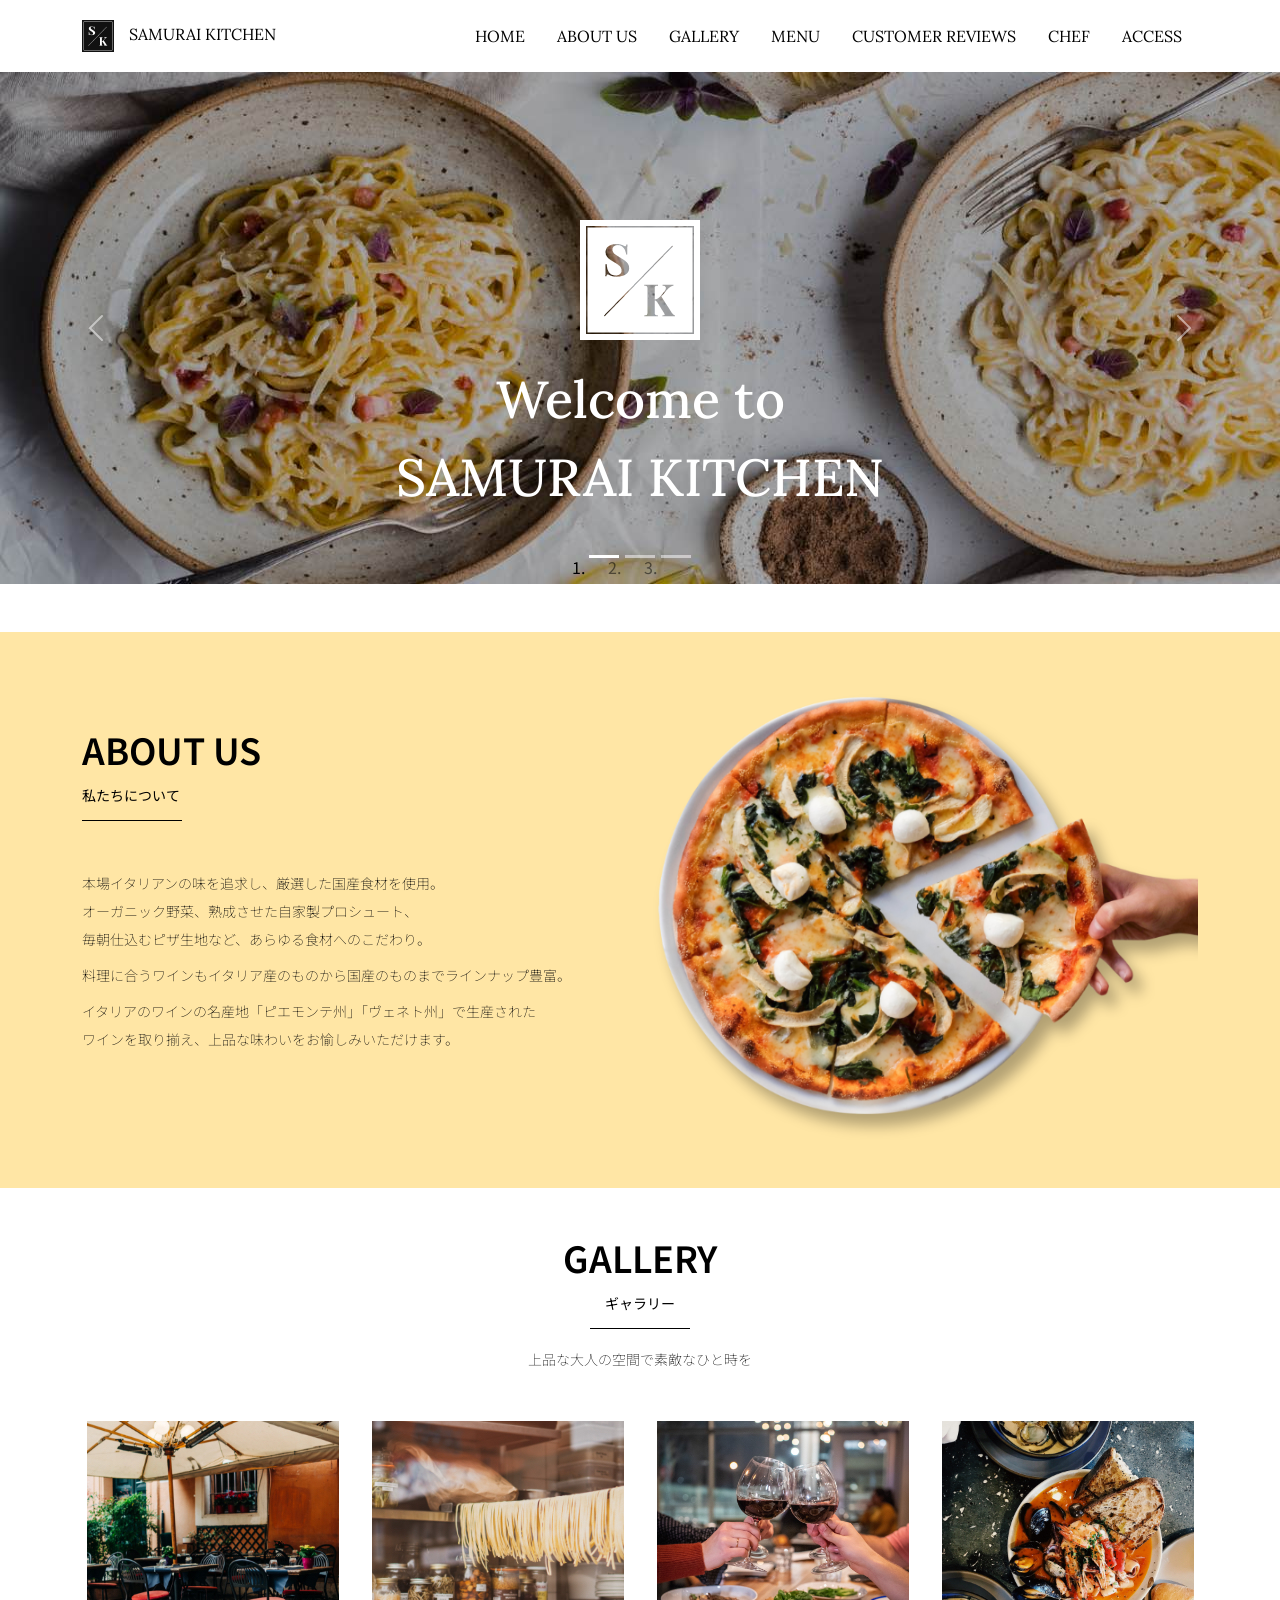
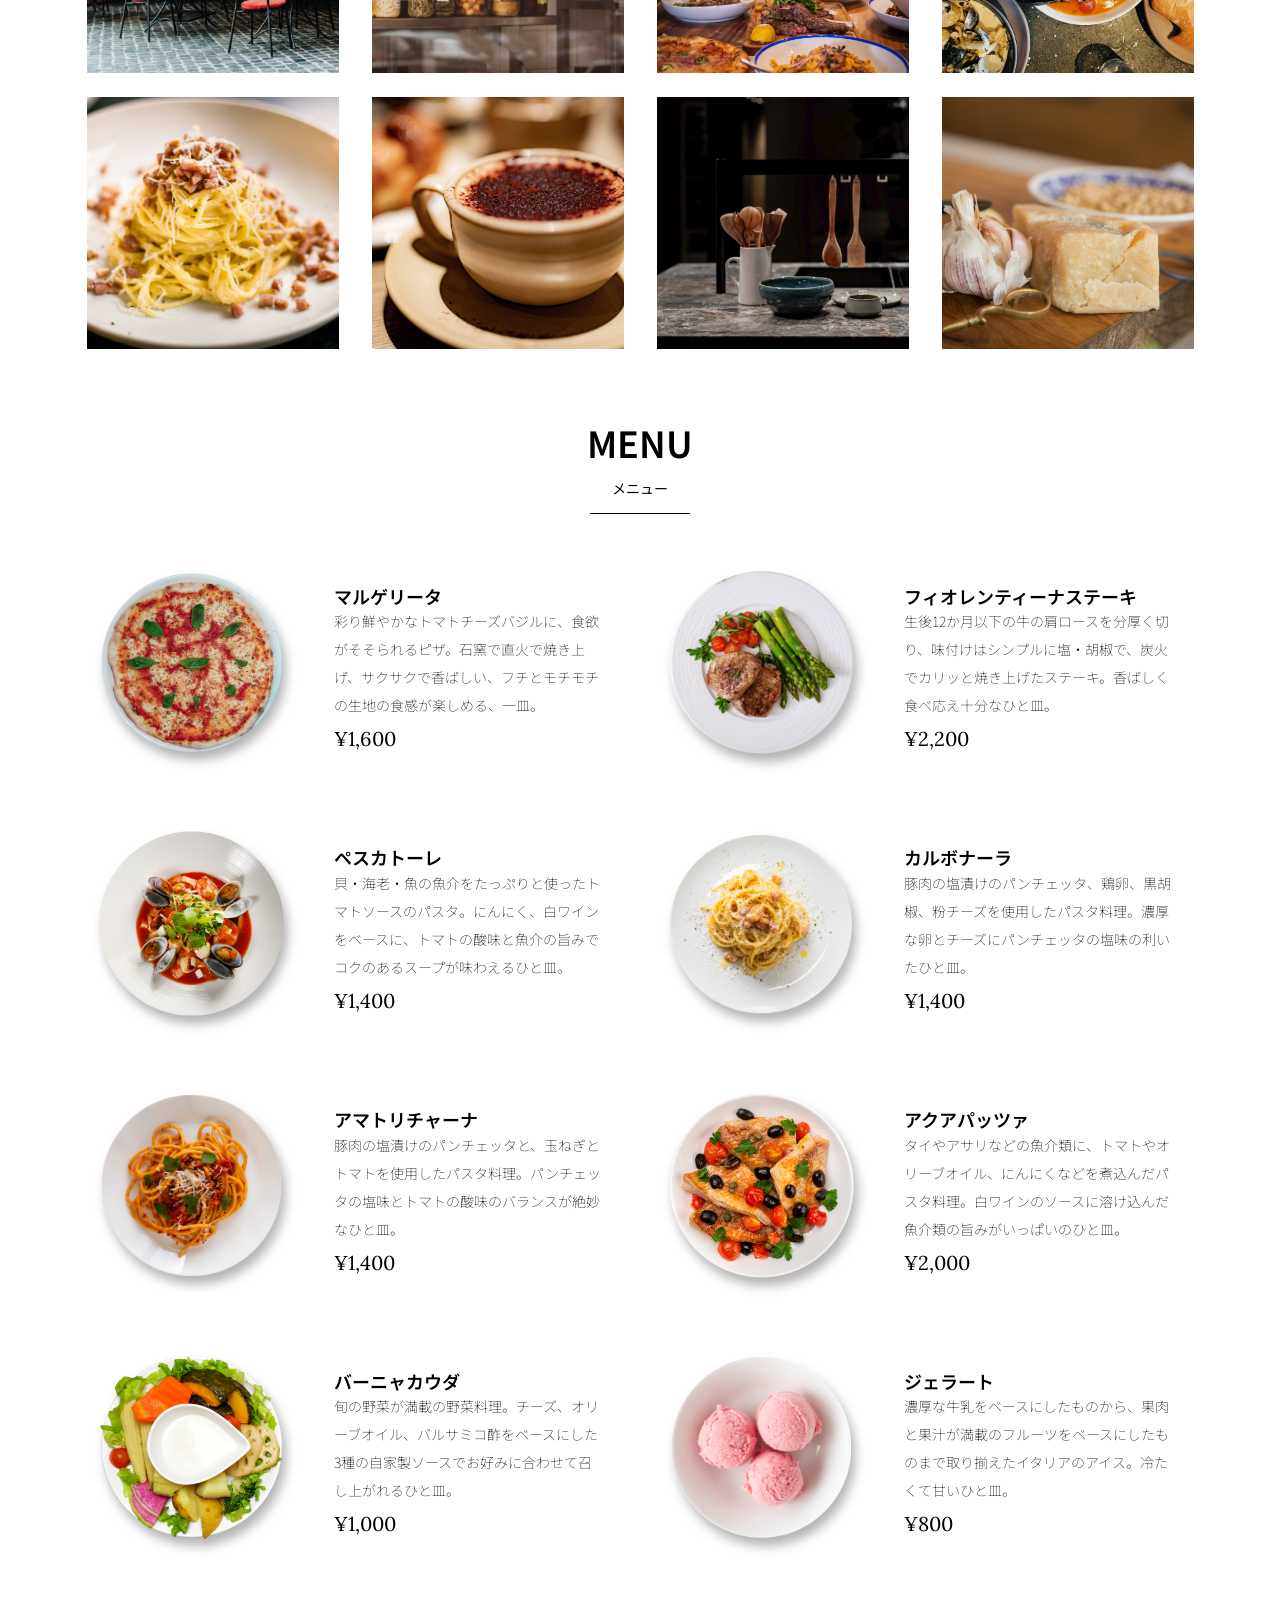
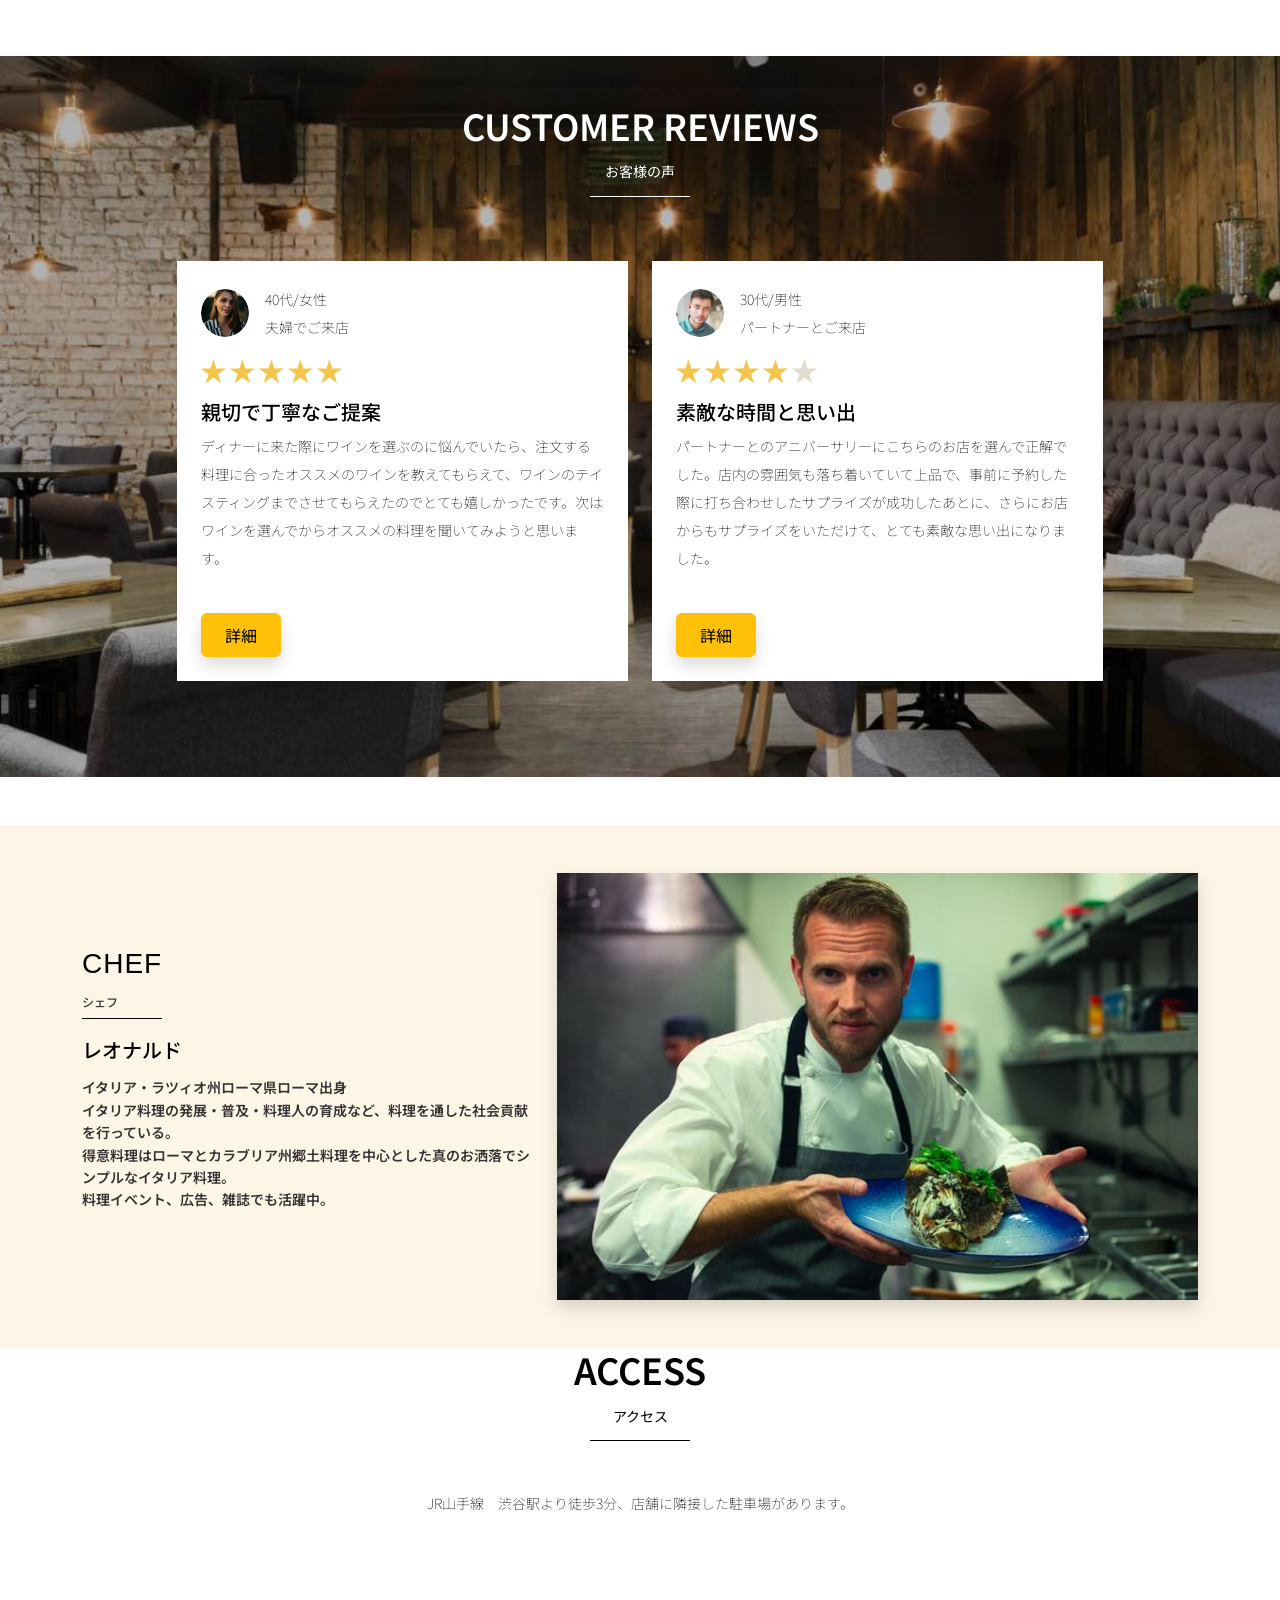
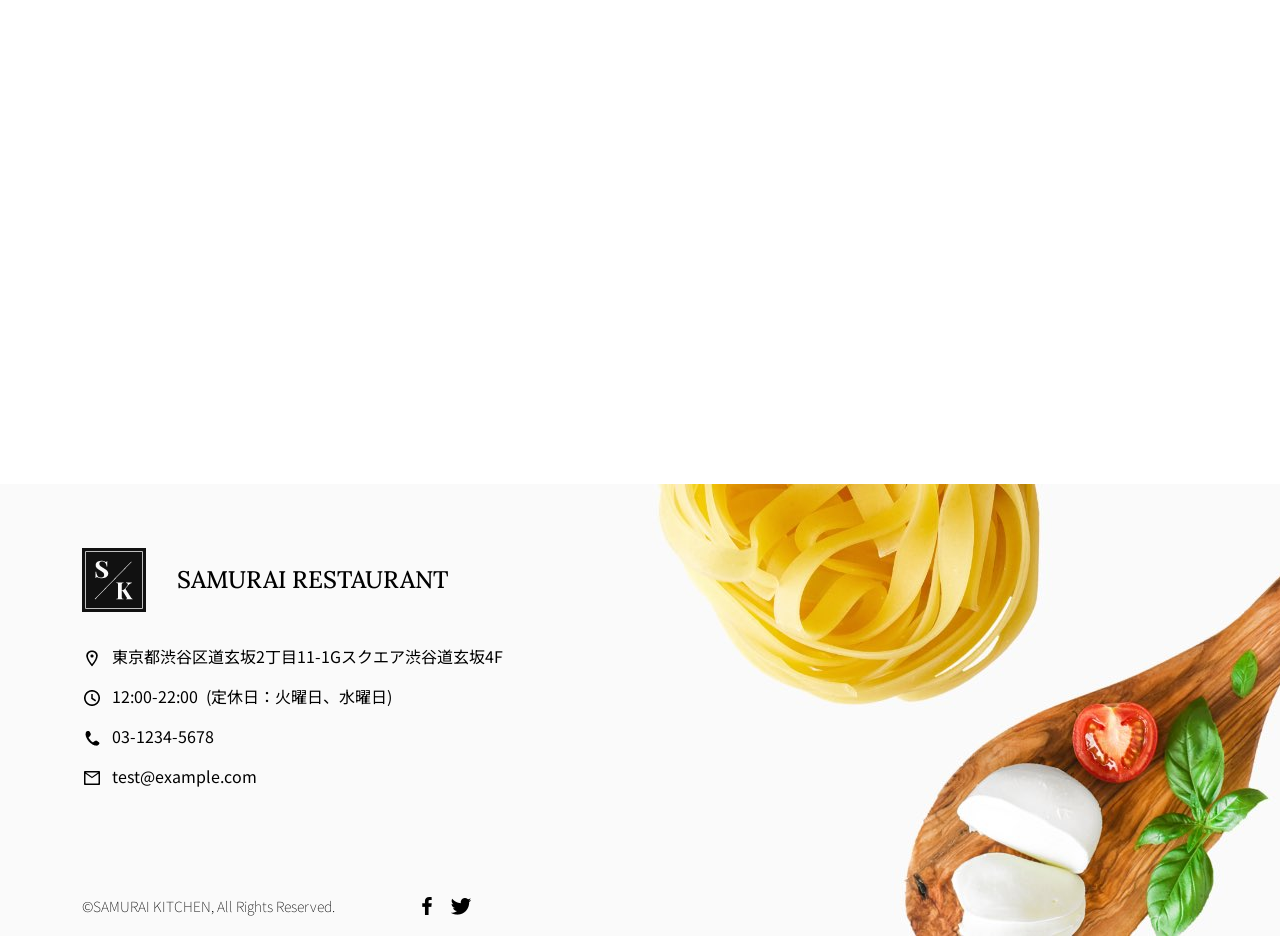
<file: kadai_015/index.html>
<!doctype html>
<html lang="ja">

<head>
  <meta charset="utf-8">
  <meta name="viewport" content="width=device-width, initial-scale=1">
  <meta name="description" content="">
  <meta name="author" content="SAMURAI ENGINEER">
  <title>SAMURAI XD_HTML教材</title>
  <!-- ************************************************ bootstrap.min.cssの読み込み -->
  <link href="https://cdn.jsdelivr.net/npm/bootstrap@5.0.0-beta1/dist/css/bootstrap.min.css" rel="stylesheet"
    integrity="sha384-giJF6kkoqNQ00vy+HMDP7azOuL0xtbfIcaT9wjKHr8RbDVddVHyTfAAsrekwKmP1" crossorigin="anonymous">
  <!-- ************************************************ bootstrap.bundle.min.jsの読み込み -->
  <script src="https://cdn.jsdelivr.net/npm/bootstrap@5.0.0-beta1/dist/js/bootstrap.bundle.min.js"
    integrity="sha384-ygbV9kiqUc6oa4msXn9868pTtWMgiQaeYH7/t7LECLbyPA2x65Kgf80OJFdroafW" crossorigin="anonymous" defer>
  </script>

  <!-- ************************************************ Google Font読み込み -->
  <link rel="preconnect" href="https://fonts.gstatic.com">
  <link href="https://fonts.googleapis.com/css2?family=Lora&display=swap" rel="stylesheet">
  <link href="https://fonts.googleapis.com/css2?family=Noto+Sans+JP:wght@300&display=swap" rel="stylesheet">

  <!-- ************************************************今回作成する styles.cssの読み込み -->
  <link href="stylesheet/style.css" rel="stylesheet">
  <!-- ************************************************  -->
</head>

<body>
  <main>
    <!-- ************************************************ ナビゲーションバー開始 -->
    <nav class="navbar navbar-expand-lg">
      <div class="container">
        <a class="navbar-brand my_navbar_brand">
          <img class="img-fluid navbar_brand_logo" src="img/site_logo.png" alt="サイトアイコン"><span>SAMURAI KITCHEN</span>
        </a>
        <div class="navbar-toggler hamburger_menu" data-bs-toggle="collapse" data-bs-target="#navbarNav"
          　aria-controls="navbarNav" aria-expanded="false" aria-label="Toggle navigation">
          <input type="checkbox" id="hamburger_btn_check">
          <label for="hamburger_btn_check" class="hamburger_btn">
            <img class="btn_open" src="img/button_open.png" alt="ナビゲーションバーのボタン">
            <img class="btn_close" src="img/button_close.png" alt="ナビゲーションバーのボタン">
          </label>
        </div>
        <div class="collapse navbar-collapse justify-content-end" id="navbarNav">
          <ul class="navbar-nav">
            <li class="nav-item px-2">
              <a class="nav-link my_nav_link my-2" aria-current="page" href="#">HOME</a>
            </li>

            <li class="nav-item px-2">
              <a class="nav-link my_nav_link my-2" href="#about">ABOUT US</a>
            </li>

            <li class="nav-item px-2">
              <a class="nav-link my_nav_link my-2" href="#gallery">GALLERY</a>
            </li>

            <li class="nav-item px-2">
              <a class="nav-link my_nav_link my-2" href="#menu">MENU</a>
            </li>

            <li class="nav-item px-2">
              <a class="nav-link my_nav_link my-2" href="#review">CUSTOMER REVIEWS</a>
            </li>

            <li class="nav-item px-2">
              <a class="nav-link my_nav_link my-2" href="#chef">CHEF</a>
            </li>

            <li class="nav-item px-2">
              <a class="nav-link my_nav_link my-2" href="#access">ACCESS</a>
            </li>

          </ul>
        </div>
      </div>
    </nav>
    <!-- ************************************************ ナビゲーションバー終了 -->

    <!-- ************************************************ カルーセル開始 -->
    <div id="myCarousel" class="carousel slide mb-5" data-bs-ride="carousel">
      <ol class="carousel-indicators">
        <li data-bs-target="#myCarousel" data-bs-slide-to="0" class="active"></li>
        <li data-bs-target="#myCarousel" data-bs-slide-to="1"></li>
        <li data-bs-target="#myCarousel" data-bs-slide-to="2"></li>
      </ol>

      <div class="carousel-inner">
        <div class="carousel-item active">
          <img src="img/slider-1.jpg" alt="SAMURAI KITCHEN-1">
          <div class="carousel-caption">
            <h1 class="my_carousel_caption">
              Welcome to<br>
              SAMURAI KITCHEN
            </h1>
          </div>
        </div>

        <div class="carousel-item">
          <img src="img/slider-2.jpg" alt="サンプル画像">
          <div class="carousel-caption">
            <h1 class="my_carousel_caption">
              The fabulous combination of&nbsp;wine&nbsp;and&nbsp;food
            </h1>
          </div>
        </div>

        <div class="carousel-item">
          <img src="img/slider-3.jpg" alt="サンプル画像">
          <div class="carousel-caption">
            <h1 class="my_carousel_caption">Get the Italian taste<br>
              at the SAMURAI&nbsp;KITCHEN
            </h1>
          </div>
        </div>

      </div>
      <a class="carousel-control-prev" href="#myCarousel" role="button" data-bs-slide="prev">
        <span class="carousel-control-prev-icon" aria-hidden="true"></span>
        <span class="visually-hidden">Previous</span>
      </a>

      <a class="carousel-control-next" href="#myCarousel" role="button" data-bs-slide="next">
        <span class="carousel-control-next-icon" aria-hidden="true"></span>
        <span class="visually-hidden">Next</span>
      </a>
    </div>
    <!-- ************************************************ カルーセル終了 -->

    <!-- ************************************************ アバウトセクション開始 -->
    <section class="about_us_bg" id="about">
      <div class="container py-5 mb-5">
        <div class="row">
          <div class="col-lg-6 text-left">
            <div class="py-5">
              <h2 class="section_title about mb-5">
                ABOUT US
              </h2>
              <p class="mb-2">
                本場イタリアンの味を追求し、厳選した国産食材を使用。<br>
                オーガニック野菜、熟成させた自家製プロシュート、<br>
                毎朝仕込むピザ生地など、あらゆる食材へのこだわり。<br>
              </p>
              <p class="mb-2">
                料理に合うワインもイタリア産のものから国産のものまでラインナップ豊富。<br>
              </p>
              <p class="mb-2">
                イタリアのワインの名産地「ピエモンテ州」「ヴェネト州」で生産された<br>
                ワインを取り揃え、上品な味わいをお愉しみいただけます。<br>
              </p>
            </div>
          </div>
          <div class="col-lg-6">
            <img src="img/img-about-us.png" class="img-fluid" alt="pizza">
          </div>
        </div>
      </div>
    </section>
    <!-- ************************************************ アバウトセクション終了 -->

    <!-- ************************************************ ギャラリーセクション開始 -->
    <section id="gallery">
      <div class="container mb-5">
        <h2 class="mb-3 section_title gallery text-center">GALLERY</h2>
        <p class="text-center mb-5">
          上品な大人の空間で素敵なひと時を
        </p>
        <div class="row">
          <div class="col-6 col-lg-3 mb-4 d-flex justify-content-center">
            <img class="img-fluid" src="img/gallery-1.jpg" alt="サンプル画像">
          </div>

          <div class="col-6 col-lg-3 mb-4 d-flex justify-content-center">
            <img class="img-fluid" src="img/gallery-2.jpg" alt="サンプル画像">
          </div>

          <div class="col-6 col-lg-3 mb-4 d-flex justify-content-center">
            <img class="img-fluid" src="img/gallery-3.jpg" alt="サンプル画像">
          </div>

          <div class="col-6 col-lg-3 mb-4 d-flex justify-content-center">
            <img class="img-fluid" src="img/gallery-4.jpg" alt="サンプル画像">
          </div>

          <div class="col-6 col-lg-3 mb-4 d-flex justify-content-center">
            <img class="img-fluid" src="img/gallery-5.jpg" alt="サンプル画像">
          </div>

          <div class="col-6 col-lg-3 mb-4 d-flex justify-content-center">
            <img class="img-fluid" src="img/gallery-6.jpg" alt="サンプル画像">
          </div>

          <div class="col-6 col-lg-3 mb-4 d-flex justify-content-center">
            <img class="img-fluid" src="img/gallery-7.jpg" alt="サンプル画像">
          </div>

          <div class="col-6 col-lg-3 mb-4 d-flex justify-content-center">
            <img class="img-fluid" src="img/gallery-8.jpg" alt="サンプル画像">
          </div>

        </div>
      </div>
    </section>
    <!-- ************************************************ ギャラリーセクション終了 -->

    <!-- ************************************************ メニューセクション -->
    <section id="menu">
      <div class="container">
        <div class="row">
          <div class="col-lg-12">
            <h2 class="section_title menu text-center mb-5">MENU</h2>
          </div>
        </div>
      </div>

      <div class="container mb-5">
        <div class="row">
          <div class="col-12 col-lg-6">
            <div class="row g-0 mb-4">
              <div class="col-12 col-lg-5 text-center">
                <img src="img/margherita.png" class="img-fluid" alt="マルゲリータ">
              </div>
              <div class="col-12 col-lg-7 p-4">
                <h4 class="mb-0 menu_title">マルゲリータ</h4>
                <p class="my-auto">彩り鮮やかなトマトチーズバジルに、食欲がそそられるピザ。石窯で直火で焼き上げ、サクサクで香ばしい、フチとモチモチの生地の食感が楽しめる、一皿。</p>
                <p class="menu_price">¥1,600</p>
              </div>
            </div>
          </div>

          <div class="col-12 col-lg-6">
            <div class="row g-0 mb-4">
              <div class="col-12 col-lg-5 text-center">
                <img src="img/steak.png" class="img-fluid" alt="フィオレンティーナステーキ">
              </div>
              <div class="col-12 col-lg-7 p-4">
                <h4 class="mb-0 menu_title">フィオレンティーナステーキ</h4>
                <p class="my-auto">生後12か月以下の牛の肩ロースを分厚く切り、味付けはシンプルに塩・胡椒で、炭火でカリッと焼き上げたステーキ。香ばしく食べ応え十分なひと皿。</p>
                <p class="menu_price">¥2,200</p>
              </div>
            </div>
          </div>

          <div class="col-12 col-lg-6">
            <div class="row g-0 mb-4">
              <div class="col-12 col-lg-5 text-center">
                <img src="img/pescatore.png" class="img-fluid" alt="ペスカトーレ">
              </div>
              <div class="col-12 col-lg-7 p-4">
                <h4 class="mb-0 menu_title">ペスカトーレ</h4>
                <p class="my-auto">貝・海老・魚の魚介をたっぷりと使ったトマトソースのパスタ。にんにく、白ワインをベースに、トマトの酸味と魚介の旨みでコクのあるスープが味わえるひと皿。</p>
                <p class="menu_price">¥1,400</p>
              </div>
            </div>
          </div>

          <div class="col-12 col-lg-6">
            <div class="row g-0 mb-4">
              <div class="col-12 col-lg-5 text-center">
                <img src="img/carbonara.png" class="img-fluid" alt="カルボナーラ">
              </div>
              <div class="col-12 col-lg-7 p-4">
                <h4 class="mb-0 menu_title">カルボナーラ</h4>
                <p class="my-auto">豚肉の塩漬けのパンチェッタ、鶏卵、黒胡椒、粉チーズを使用したパスタ料理。濃厚な卵とチーズにパンチェッタの塩味の利いたひと皿。</p>
                <p class="menu_price">¥1,400</p>
              </div>
            </div>
          </div>

          <div class="col-12 col-lg-6">
            <div class="row g-0 mb-4">
              <div class="col-12 col-lg-5 text-center">
                <img src="img/amatriciana.png" class="img-fluid" alt="アマトリチャーナ">
              </div>
              <div class="col-12 col-lg-7 p-4">
                <h4 class="mb-0 menu_title">アマトリチャーナ</h4>
                <p class="my-auto">豚肉の塩漬けのパンチェッタと、玉ねぎとトマトを使用したパスタ料理。パンチェッタの塩味とトマトの酸味のバランスが絶妙なひと皿。</p>
                <p class="menu_price">¥1,400</p>
              </div>
            </div>
          </div>

          <div class="col-12 col-lg-6">
            <div class="row g-0 mb-4">
              <div class="col-12 col-lg-5 text-center">
                <img src="img/acqua-pazza.png" class="img-fluid" alt="アクアパッツァ">
              </div>
              <div class="col-12 col-lg-7 p-4">
                <h4 class="mb-0 menu_title">アクアパッツァ</h4>
                <p class="my-auto">タイやアサリなどの魚介類に、トマトやオリーブオイル、にんにくなどを煮込んだパスタ料理。白ワインのソースに溶け込んだ魚介類の旨みがいっぱいのひと皿。</p>
                <p class="menu_price">¥2,000</p>
              </div>
            </div>
          </div>

          <div class="col-12 col-lg-6">
            <div class="row g-0 mb-4">
              <div class="col-12 col-lg-5 text-center">
                <img src="img/bagna-cauda.png" class="img-fluid" alt="バーニャカウダ">
              </div>
              <div class="col-12 col-lg-7 p-4">
                <h4 class="mb-0 menu_title">バーニャカウダ</h4>
                <p class="my-auto">旬の野菜が満載の野菜料理。チーズ、オリーブオイル、バルサミコ酢をベースにした3種の自家製ソースでお好みに合わせて召し上がれるひと皿。</p>
                <p class="menu_price">¥1,000</p>
              </div>
            </div>
          </div>

          <div class="col-12 col-lg-6">
            <div class="row g-0 mb-4">
              <div class="col-12 col-lg-5 text-center">
                <img src="img/gelato.png" class="img-fluid" alt="ジェラート">
              </div>
              <div class="col-12 col-lg-7 p-4">
                <h4 class="mb-0 menu_title">ジェラート</h4>
                <p class="my-auto">濃厚な牛乳をベースにしたものから、果肉と果汁が満載のフルーツをベースにしたものまで取り揃えたイタリアのアイス。冷たくて甘いひと皿。</p>
                <p class="menu_price">¥800</p>
              </div>
            </div>
          </div>
        </div>
      </div>
    </section>
    <!-- ************************************************ メニューセクション終了 -->

    <!-- ************************************************ レビューセクション開始 -->
    <section id="review">
      <div class="review_wrapper">
        <div class="container py-5 mb-5">
          <div class="text-center mb-5">
            <h2 class="section_title review text-center text-white">CUSTOMER REVIEWS</h2>
          </div>
          <div class="row pb-5 justify-content-center">
            <div class="col-12 col-lg-5 mt-3">
              <div class="bg-white h_420">
                <div class="p-4">
                  <div class="d-flex align-items-center">
                    <img src="img/customer-woman.png" class="reviewer_img" alt="サンプル画像">
                    <div>
                      <p class="my-0">40代/女性</p>
                      <p class="my-0">夫婦でご来店</p>
                    </div>
                  </div>
                  <div class="my-3">
                    <img src="img/star-point.png" class="star_img" alt="star">
                    <img src="img/star-point.png" class="star_img" alt="star">
                    <img src="img/star-point.png" class="star_img" alt="star">
                    <img src="img/star-point.png" class="star_img" alt="star">
                    <img src="img/star-point.png" class="star_img" alt="star">
                  </div>
                  <h5>親切で丁寧なご提案</h5>
                  <p>
                    ディナーに来た際にワインを選ぶのに悩んでいたら、注文する料理に合ったオススメのワインを教えてもらえて、ワインのテイスティングまでさせてもらえたのでとても嬉しかったです。次はワインを選んでからオススメの料理を聞いてみようと思います。
                  </p>
                  <button type="button" class="btn btn-warning shadow fix_bottom">詳細</button>
                </div>
              </div>
            </div>
            <div class="col-12 col-lg-5 mt-3">
              <div class="bg-white h_420">
                <div class="p-4">
                  <div class="d-flex align-items-center">
                    <img src="img/customer-man.png" class="reviewer_img" alt="サンプル画像">
                    <div>
                      <p class="my-0">30代/男性</p>
                      <p class="my-0">パートナーとご来店</p>
                    </div>
                  </div>
                  <div class="my-3">
                    <img src="img/star-point.png" class="star_img" alt="star">
                    <img src="img/star-point.png" class="star_img" alt="star">
                    <img src="img/star-point.png" class="star_img" alt="star">
                    <img src="img/star-point.png" class="star_img" alt="star">
                    <img src="img/star-no-point.png" class="star_img" alt="no-star">
                  </div>
                  <h5>素敵な時間と思い出</h5>
                  <p>
                    パートナーとのアニバーサリーにこちらのお店を選んで正解でした。店内の雰囲気も落ち着いていて上品で、事前に予約した際に打ち合わせしたサプライズが成功したあとに、さらにお店からもサプライズをいただけて、とても素敵な思い出になりました。
                  </p>
                  <button type="button" class="btn btn-warning shadow fix_bottom">詳細</button>
                </div>
              </div>
            </div>
          </div>
        </div>
      </div>
    </section>
    <!-- ************************************************ レビューセクション終了 -->
    <section id="chef" class="py-5 text-start">
      <div class="container">
        <div class="row align-items-center">

          <div class="col-lg-5 col-md-6">
            <h2 class="section-title">CHEF</h2>
            <p class="section-subtitle">シェフ</p>

            <h3 class="chef-name">レオナルド</h3>

            <p class="chef-text">
              イタリア・ラツィオ州ローマ県ローマ出身<br>
              イタリア料理の発展・普及・料理人の育成など、料理を通した社会貢献を行っている。<br>
              得意料理はローマとカラブリア州郷土料理を中心とした真のお洒落でシンプルなイタリア料理。<br>
              料理イベント、広告、雑誌でも活躍中。<br>
            </p>
          </div>
          
          <div class="col-lg-7 col-md-6">
            <img src="img/chef.jpg" alt="シェフの写真" class="img-fluid shadow">
          </div>
        </div>
      </div>
    </section>
    <!-- ************************************************ アクセスセクション開始 -->
    <section id="access">
      <div class="container">

        <div class="row">
          <div class="col-lg-12 text-center mb-5">
            <h2 class="section_title text-center access mb-5">ACCESS</h2>
            <p>JR山手線　渋谷駅より徒歩3分、店舗に隣接した駐車場があります。</p>
          </div>
        </div>
      </div>

      <div class="container mb-5 px-2">
        <iframe
          src="https://www.google.com/maps/embed?pb=!1m18!1m12!1m3!1d12967.114087343349!2d139.687349334065!3d35.657827993593834!2m3!1f0!2f0!3f0!3m2!1i1024!2i768!4f1.1!3m3!1m2!1s0x6018f5209bb80c49%3A0x7abbc1a9d7d575eb!2z5qCq5byP5Lya56S-5L6N!5e0!3m2!1sja!2sjp!4v1623882550231!5m2!1sja!2sjp"
          class="w-100" style="height: 50vh;" loading="lazy"></iframe>
      </div>
    </section>
    <!-- ************************************************ アクセスセクション終了 -->


    <!-- ************************************************ フッター開始 -->
    <footer id="footer">
      <div class="container">
        <div class="row">
          <div class="col-12 col-lg-6 position-relative">
            <div class="row pt-5">
              <div class="col-lg-2 text-center my-3">
                <img class="img-fluid footer_brand_logo" src="img/site_logo.png" alt="サンプル画像">
              </div>
              <div class="col-lg-10 align-self-center my-3">
                <h2 class="m-0 footer_text">SAMURAI RESTAURANT</h2>
              </div>
            </div>

            <div class="restaurant_info py-3">
              <div class="d-flex mb-3">
                <img src="img/icon-Marker.png" alt="marker">
                <p class="p-0 m-0">東京都渋谷区道玄坂2丁目11-1Gスクエア渋谷道玄坂4F</p>
              </div>
              <div class="d-flex mb-3">
                <img src="img/icon-Clock.png" alt="clock">
                <p class="p-0 m-0">12:00-22:00&nbsp;&nbsp;(定休日：火曜日、水曜日)</p>
              </div>
              <div class="d-flex mb-3">
                <img src="img/icon-Phone.png" alt="phone">
                <p class="p-0 m-0">03-1234-5678</p>
              </div>
              <div class="d-flex mb-3">
                <img src="img/icon-Mail.png" alt="mail">
                <p class="p-0 m-0">test@example.com</p>
              </div>
            </div>

            <div class="copy_right align-items-center">
              <p>
                ©SAMURAI KITCHEN, All Rights Reserved.
              </p>
              <img src="img/icon-facebook.png" class="sns_img" alt="facebook">
              <img src="img/icon-twitter.png" class="sns_img" alt="twitter">
            </div>
          </div>

          <!-- 右側背景画像 -->
          <div class="col-12 col-lg-6 d-none d-lg-block">
            <img src="img/background-footer.jpg" alt="背景画像">
          </div>
        </div>
      </div>
    </footer>
    <!-- ************************************************ フッター終了 -->

  </main>
</body>

</html>
</file>
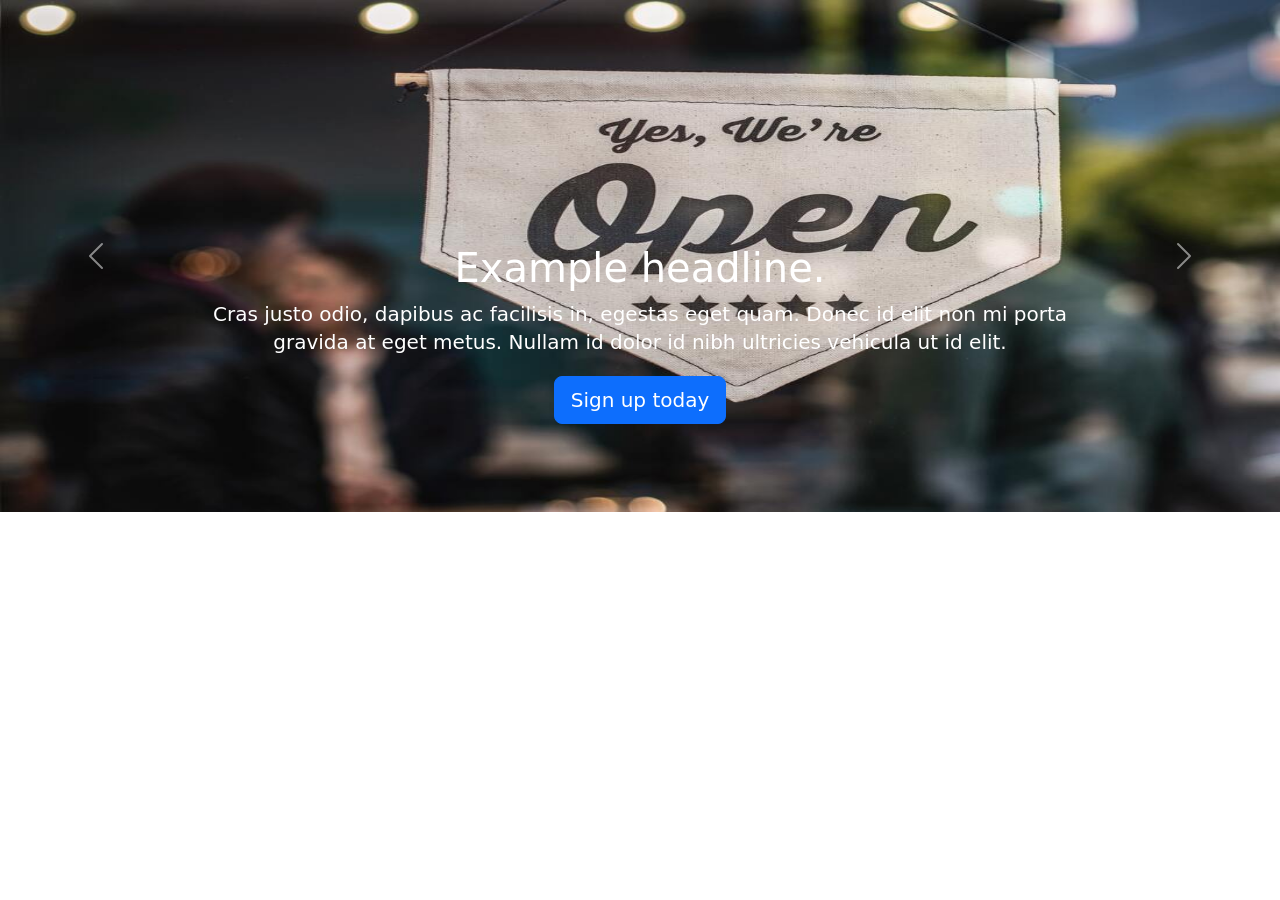
<file: kadai_003/index_for_student.html>
<!DOCTYPE html>
<html lang="ja">
<head>
    <meta charset="UTF-8">
    <meta name="viewport" content="width=device-width, initial-scale=1.0">
    <title>カルーセル課題</title>

    <link
      href="https://cdn.jsdelivr.net/npm/bootstrap@5.3.3/dist/css/bootstrap.min.css"
      rel="stylesheet"
    >
    <link rel="stylesheet" href="carousel.css">
</head>

<body>
   <main>
     <!-- ************************************************ カルーセル開始 -->
    <div id="myCarousel" class="carousel slide" data-bs-ride="carousel">
     <div class="carousel-inner">
       <div class="carousel-item active">
         <img src="img/top_1.jpg" alt="サンプル画像1">
         <div class="container">
           <div class="carousel-caption">
             <h1>Example headline.</h1>
             <p>Cras justo odio, dapibus ac facilisis in, egestas eget quam. Donec id elit non mi porta gravida at eget
               metus. Nullam id dolor id nibh ultricies vehicula ut id elit.</p>
             <p><a class="btn btn-lg btn-primary" href="#" role="button">Sign up today</a></p>
           </div>
         </div>
       </div>

       <!-- ここから追加部分 --> 
      <div id="carouselExampleControls" class="carousel slide" data-bs-ride="carousel">
  <div class="carousel-inner">
    <div class="carousel-item active">
      <img src="img/top_1.jpg" class="d-block w-100" alt="top_1.jpg">
    </div>
    <div class="carousel-item">
      <img src="img/top_2.jpg" class="d-block w-100" alt="top_2">
    </div>
    <div class="carousel-item active">
      <img src="img/top_3.jpg" class="d-block w-100" alt="top_3.jpg">
    </div>
  </div>
  <button class="carousel-control-prev" type="button" data-bs-target="#carouselExampleControls" data-bs-slide="prev">
    <span class="carousel-control-prev-icon" aria-hidden="true"></span>
    <span class="visually-hidden">Previous</span>
  </button>
  <button class="carousel-control-next" type="button" data-bs-target="#carouselExampleControls" data-bs-slide="next">
    <span class="carousel-control-next-icon" aria-hidden="true"></span>
    <span class="visually-hidden">Next</span>
  </button>
</div>
       <!-- ここまで -->

     </div>
   </div>
   <!-- ************************************************ カルーセル終了 -->


  <script src="https://cdn.jsdelivr.net/npm/bootstrap@5.3.3/dist/js/bootstrap.bundle.min.js"></script>
</body>
</html>
</file>
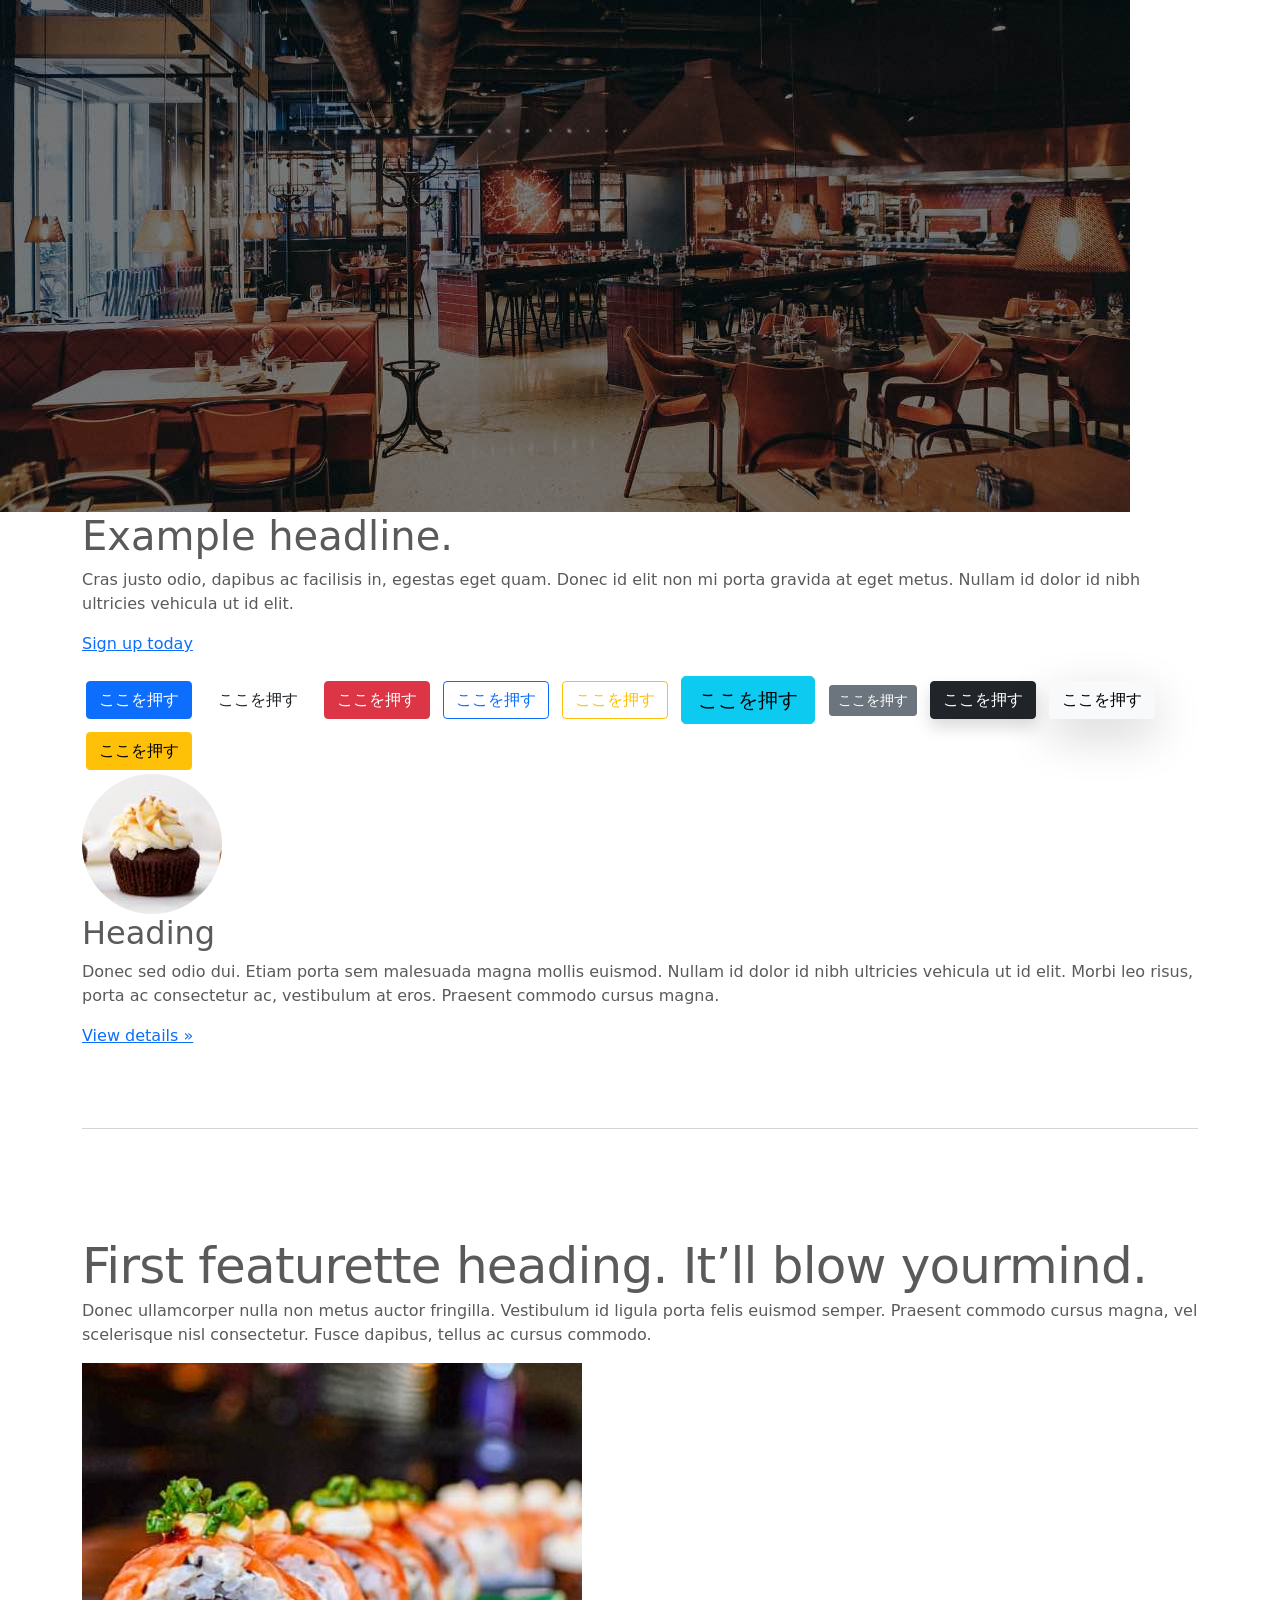
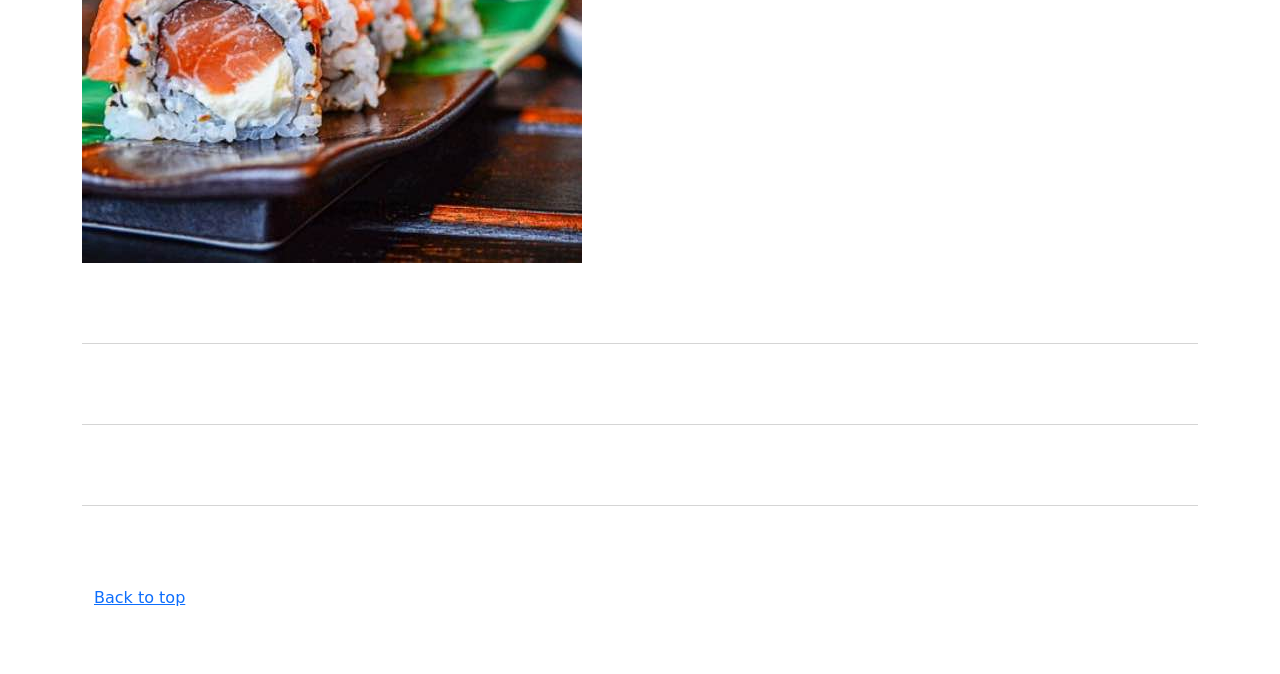
<file: kadai_004/index_for_student.html>
<!doctype html>
<html lang="en">
  <head>
    <meta charset="utf-8">
    <meta name="viewport" content="width=device-width, initial-scale=1">
    <meta name="description" content="">
    <meta name="author" content="Mark Otto, Jacob Thornton, and Bootstrap contributors">
    <meta name="generator" content="Hugo 0.79.0">
    <title>Carousel Template · Bootstrap v5.0</title>
    <link rel="canonical" href="https://getbootstrap.com/docs/5.0/examples/carousel/">
    <!-- ************************************************ bootstrap.min.cssの読み込み -->
    <link href="dist/css/bootstrap.min.css" rel="stylesheet">
    <!-- ************************************************ carousel.cssの読み込み -->
    <link href="carousel.css" rel="stylesheet">
    <!-- ************************************************ bootstrap.bundle.min.jsの読み込み -->
    <script src="dist/js/bootstrap.bundle.min.js" defer></script>
  </head>
  <body>
    <main>
      <!-- ************************************************ カールセル開始 -->
      <!-- <div id="myCarousel" class="carousel slide" data-bs-ride="carousel"> -->
      <div id="myCarousel" class="" data-bs-ride="">
        <!-- <div class="carousel-inner"> -->
        <div class="">
          <!-- <div class="carousel-item active"> -->
          <div class="">
            <img src="img/top_1.jpg" alt="サンプル画像1">
            <div class="container">
              <!-- <div class="carousel-caption"> -->
              <div class="">
                <h1>Example headline.</h1>
                <p>Cras justo odio, dapibus ac facilisis in, egestas eget quam. Donec id elit non mi porta gravida at eget
                  metus. Nullam id dolor id nibh ultricies vehicula ut id elit.</p>
                <!-- <p><a class="btn btn-lg btn-primary" href="#" role="button">Sign up today</a></p> -->
                <p><a class="" href="#" role="button">Sign up today</a></p>
              </div>
            </div>
          </div>
        </div>
      </div>
      <!-- ************************************************ カールセル終了 -->
      <div class="container marketing">
        <button class="btn btn-primary m-1">ここを押す</button>
        <button class="btn btn-succcess m-1">ここを押す</button>
        <button class="btn btn-danger m-1">ここを押す</button>

        <button class="btn btn-outline-primary m-1">ここを押す</button>
        <button class="btn btn-outline-warning m-1">ここを押す</button>

        <button class="btn btn-info btn-lg m-1">ここを押す</button>
        <button class="btn btn-secondary btn-sm m-1">ここを押す</button>

        <button class="btn btn-dark shadow m-1">ここを押す</button>
        <button class="btn btn-light shadow-lg m-1">ここを押す</button>

        <button class="btn btn-warning m-1">ここを押す</button>
      <div class="">
        <!-- <div class="row"> -->
        <div class="">
          <!-- <div class="col-lg-4"> -->
          <div class="">
            <img src="img/cake.jpg" class="rounded-circle" alt="サンプル画像2">
            <h2>Heading</h2>
            <p>Donec sed odio dui. Etiam porta sem malesuada magna mollis euismod. Nullam id dolor id nibh ultricies
              vehicula ut id elit. Morbi leo risus, porta ac consectetur ac, vestibulum at eros. Praesent commodo cursus
              magna.</p>
            <!-- <p><a class="btn btn-secondary" href="#" role="button">View details &raquo;</a></p> -->
            <p><a class="" href="#" role="button">View details &raquo;</a></p>
          </div>
        </div>
        <hr class="featurette-divider">
        <!-- <div class="row"> -->
        <div class="">
          <!-- <div class="col-md-7"> -->
          <div class="">
            <!-- <h2 class="featurette-heading">First featurette heading. <span class="text-muted">It’ll blow yourmind.</span> -->
            <h2 class="featurette-heading">First featurette heading. <span class="">It’ll blow yourmind.</span></h2>
            <!-- <p class="lead">Donec ullamcorper nulla non metus auctor fringilla. Vestibulum id ligula porta felis
              euismod
              semper. Praesent commodo cursus magna, vel scelerisque nisl consectetur. Fusce dapibus, tellus ac cursus
              commodo.</p> -->
            <p class="">
              Donec ullamcorper nulla non metus auctor fringilla. Vestibulum id ligula porta felis
              euismod
              semper. Praesent commodo cursus magna, vel scelerisque nisl consectetur. Fusce dapibus, tellus ac cursus
              commodo.
            </p>
          </div>
          <!-- <div class="col-md-5"> -->
          <div class="">
            <!-- <img src="img/sushi.jpg" class="img-fluid" alt=""> -->
            <img src="img/sushi.jpg" class="" alt="サンプル画像3">
          </div>
        </div>
        <hr class="featurette-divider">
        <!-- ここにもう一つ左右を反転させたものを作ります。 -->
        <hr class="featurette-divider">
        <!-- ここにもう一つ左右を反転させたものを作ります。 -->
        <hr class="featurette-divider">
        <footer class="container">
          <!-- <p class="float-end"><a href="#">Back to top</a></p> -->
          <p class=""><a href="#">Back to top</a></p>
        </footer>
      </div>
    </main>
  </body>

</html>
</file>
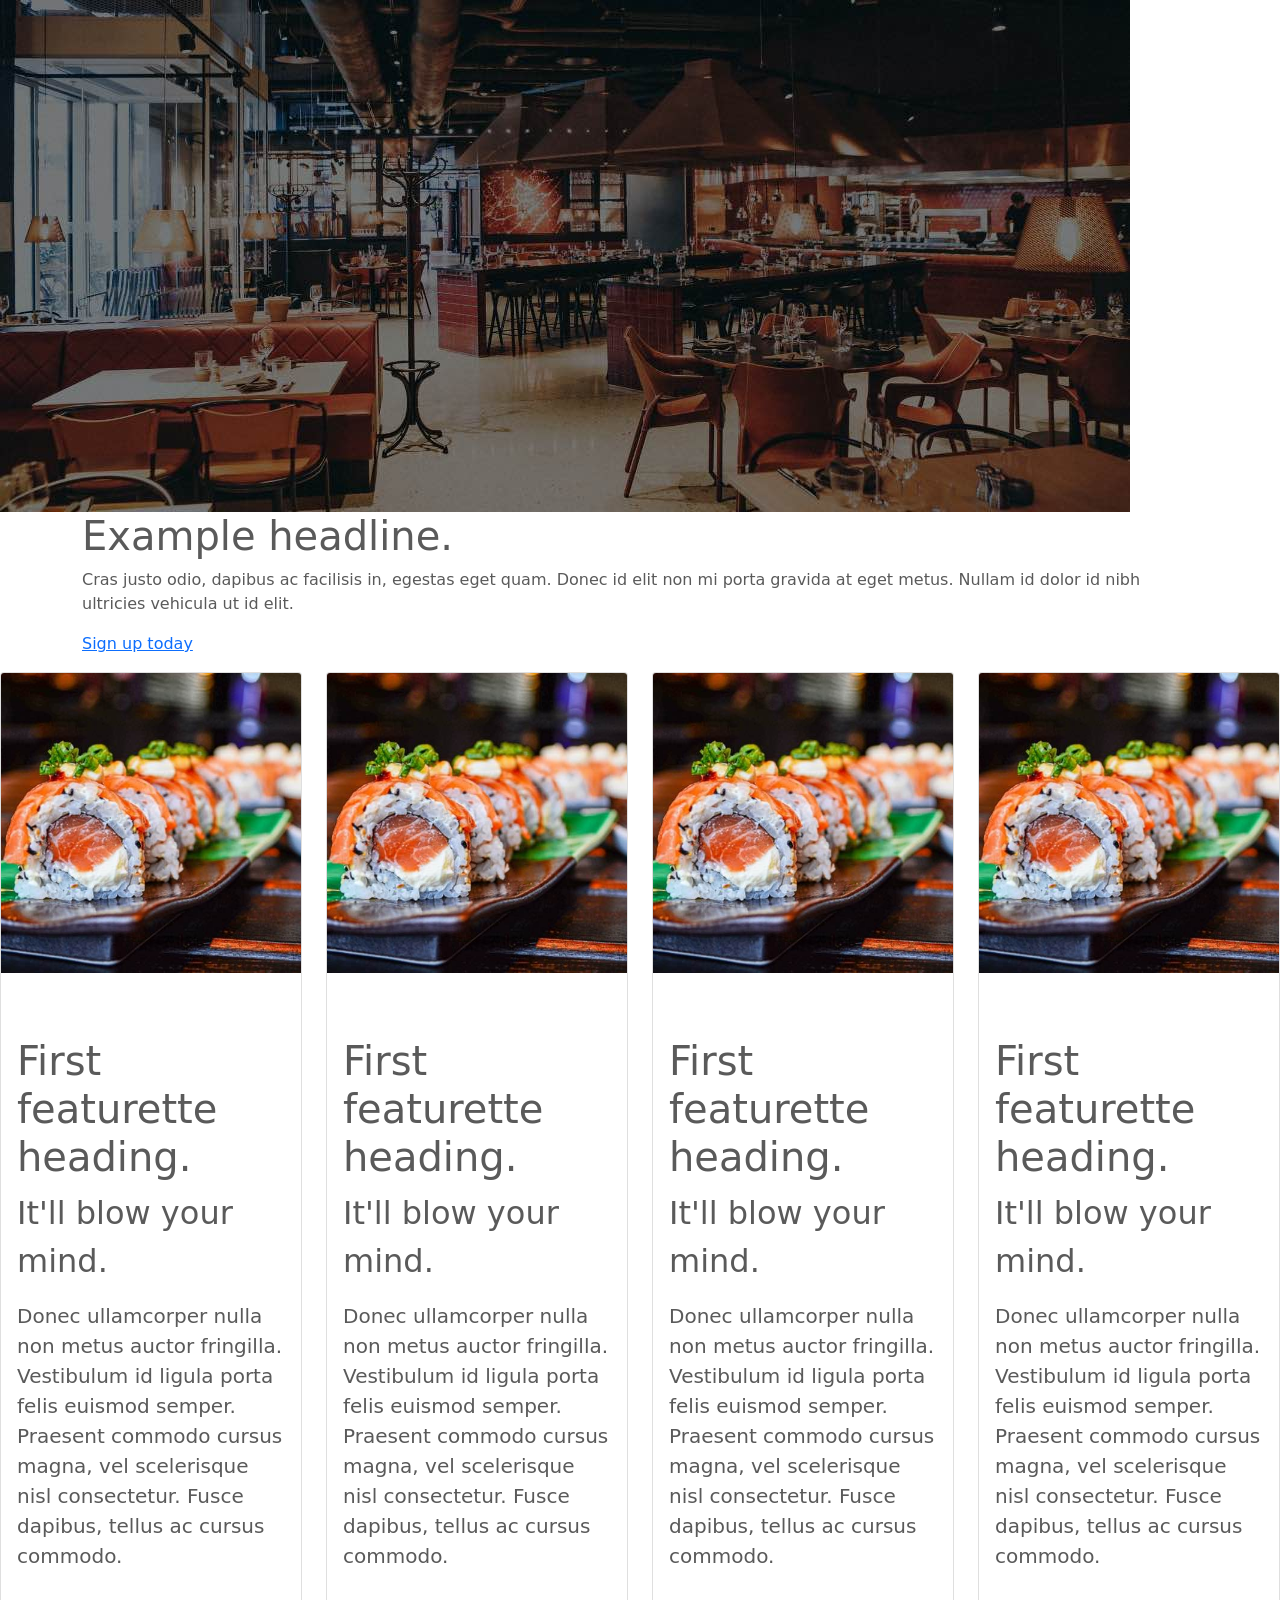
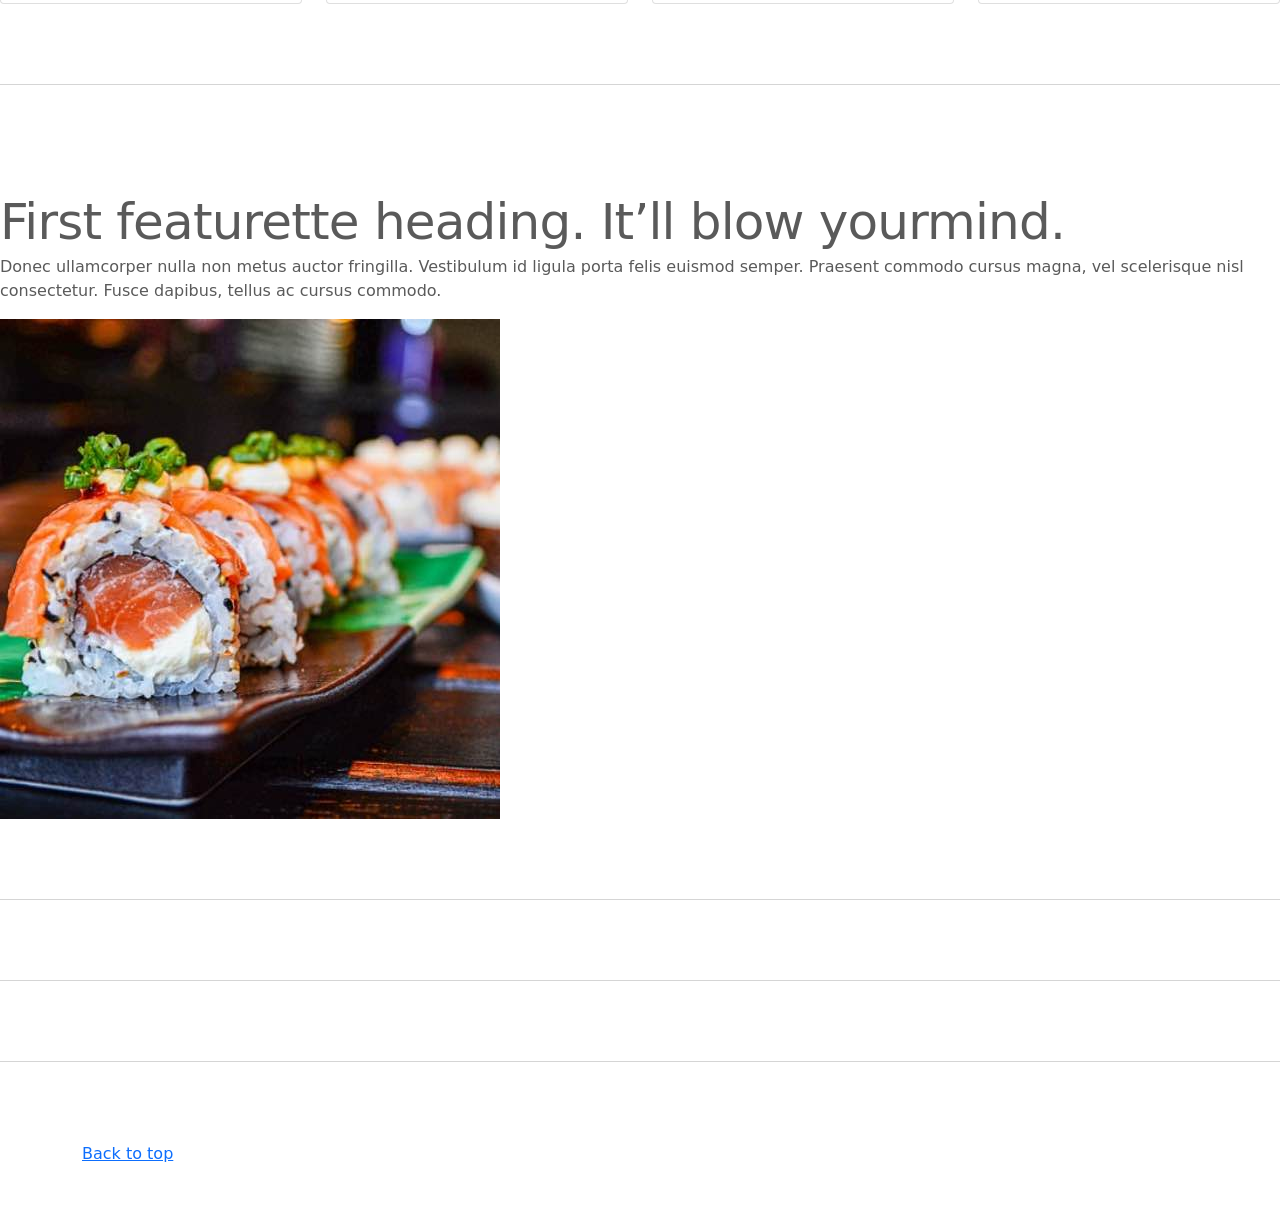
<file: kadai_006/index_for_student.html>
<!doctype html>
<html lang="en">
  <head>
    <meta charset="utf-8">
    <meta name="viewport" content="width=device-width, initial-scale=1">
    <meta name="description" content="">
    <meta name="author" content="Mark Otto, Jacob Thornton, and Bootstrap contributors">
    <meta name="generator" content="Hugo 0.79.0">
    <title>Carousel Template · Bootstrap v5.0</title>
    <link rel="canonical" href="https://getbootstrap.com/docs/5.0/examples/carousel/">
    <!-- ************************************************ bootstrap.min.cssの読み込み -->
    <link href="dist/css/bootstrap.min.css" rel="stylesheet">
    <!-- ************************************************ carousel.cssの読み込み -->
    <link href="carousel.css" rel="stylesheet">
    <!-- ************************************************ bootstrap.bundle.min.jsの読み込み -->
    <script src="dist/js/bootstrap.bundle.min.js" defer></script>
  </head>
  <body>
    <main>
      <!-- ************************************************ カールセル開始 -->
      <!-- <div id="myCarousel" class="carousel slide" data-bs-ride="carousel"> -->
      <div id="myCarousel" class="" data-bs-ride="">
        <!-- <div class="carousel-inner"> -->
        <div class="">
          <!-- <div class="carousel-item active"> -->
          <div class="">
            <img src="img/top_1.jpg" alt="サンプル画像1">
            <div class="container">
              <!-- <div class="carousel-caption"> -->
              <div class="">
                <h1>Example headline.</h1>
                <p>Cras justo odio, dapibus ac facilisis in, egestas eget quam. Donec id elit non mi porta gravida at eget
                  metus. Nullam id dolor id nibh ultricies vehicula ut id elit.</p>
                <!-- <p><a class="btn btn-lg btn-primary" href="#" role="button">Sign up today</a></p> -->
                <p><a class="" href="#" role="button">Sign up today</a></p>
              </div>
            </div>
          </div>
        </div>
      </div>
      <!-- ************************************************ カールセル終了 -->
      <!-- <div class="container marketing"> -->
      <div class="">
          <div class="row">
        
          <div class="col-md-3">
            <div class="card">
              <img src="img/sushi.jpg" class="card-img-top" alt="サンプル画像">
              <div class="card-body">
                <h2 class="fs-1 mt-5">First featurette heading.</h2>
                <p class="fs-2">It'll blow your mind.</p> 
                <p class="lead">
                Donec ullamcorper nulla non metus auctor fringilla. Vestibulum id ligula porta felis
              euismod
              semper. Praesent commodo cursus magna, vel scelerisque nisl consectetur. Fusce dapibus, tellus ac cursus
              commodo.
              </p>
              </div>
            </div>
          </div>

          <div class="col-md-3">
            <div class="card">
              <img src="img/sushi.jpg" class="card-img-top" alt="サンプル画像">
              <div class="card-body">
                <h2 class="fs-1 mt-5">First featurette heading.</h2>
                <p class="fs-2">It'll blow your mind.</p> 
                <p class="lead">
                 Donec ullamcorper nulla non metus auctor fringilla. Vestibulum id ligula porta felis
              euismod
              semper. Praesent commodo cursus magna, vel scelerisque nisl consectetur. Fusce dapibus, tellus ac cursus
              commodo. 
                </p>
              </div>
            </div>
          </div>

          <div class="col-md-3">
            <div class="card">
              <img src="img/sushi.jpg" class="card-img-top" alt="サンプル画像">
              <div class="card-body">
                <h2 class="fs-1 mt-5">First featurette heading.</h2>
                <p class="fs-2">It'll blow your mind.</p> 
                <p class="lead">
                  Donec ullamcorper nulla non metus auctor fringilla. Vestibulum id ligula porta felis
              euismod
              semper. Praesent commodo cursus magna, vel scelerisque nisl consectetur. Fusce dapibus, tellus ac cursus
              commodo.
                </p>
              </div>
            </div>
          </div>

          <div class="col-md-3">
            <div class="card">
              <img src="img/sushi.jpg" class="card-img-top" alt="サンプル画像">
              <div class="card-body">
                <h2 class="fs-1 mt-5">First featurette heading.</h2>
                <p class="fs-2">It'll blow your mind.</p> 
                <p class="lead">
                  Donec ullamcorper nulla non metus auctor fringilla. Vestibulum id ligula porta felis
              euismod
              semper. Praesent commodo cursus magna, vel scelerisque nisl consectetur. Fusce dapibus, tellus ac cursus
              commodo.
                </p>
              </div>
            </div>
          </div>

          </div>
         
        <hr class="featurette-divider">
        <!-- <div class="row"> -->
        <div class="">
          <!-- <div class="col-md-7"> -->
          <div class="">
            <!-- <h2 class="featurette-heading">First featurette heading. <span class="text-muted">It’ll blow yourmind.</span> -->
            <h2 class="featurette-heading">First featurette heading. <span class="">It’ll blow yourmind.</span></h2>
            <!-- <p class="lead">Donec ullamcorper nulla non metus auctor fringilla. Vestibulum id ligula porta felis
              euismod
              semper. Praesent commodo cursus magna, vel scelerisque nisl consectetur. Fusce dapibus, tellus ac cursus
              commodo.</p> -->
            <p class="">
              Donec ullamcorper nulla non metus auctor fringilla. Vestibulum id ligula porta felis
              euismod
              semper. Praesent commodo cursus magna, vel scelerisque nisl consectetur. Fusce dapibus, tellus ac cursus
              commodo.
            </p>
          </div>
          <!-- <div class="col-md-5"> -->
          <div class="">
            <!-- <img src="img/sushi.jpg" class="img-fluid" alt=""> -->
            <img src="img/sushi.jpg" class="" alt="サンプル画像3">
          </div>
        </div>
        <hr class="featurette-divider">
        <!-- ここにもう一つ左右を反転させたものを作ります。 -->
        <hr class="featurette-divider">
        <!-- ここにもう一つ左右を反転させたものを作ります。 -->
        <hr class="featurette-divider">
        <footer class="container">
          <!-- <p class="float-end"><a href="#">Back to top</a></p> -->
          <p class=""><a href="#">Back to top</a></p>
        </footer>
      </div>
    </main>
  </body>

</html>
</file>
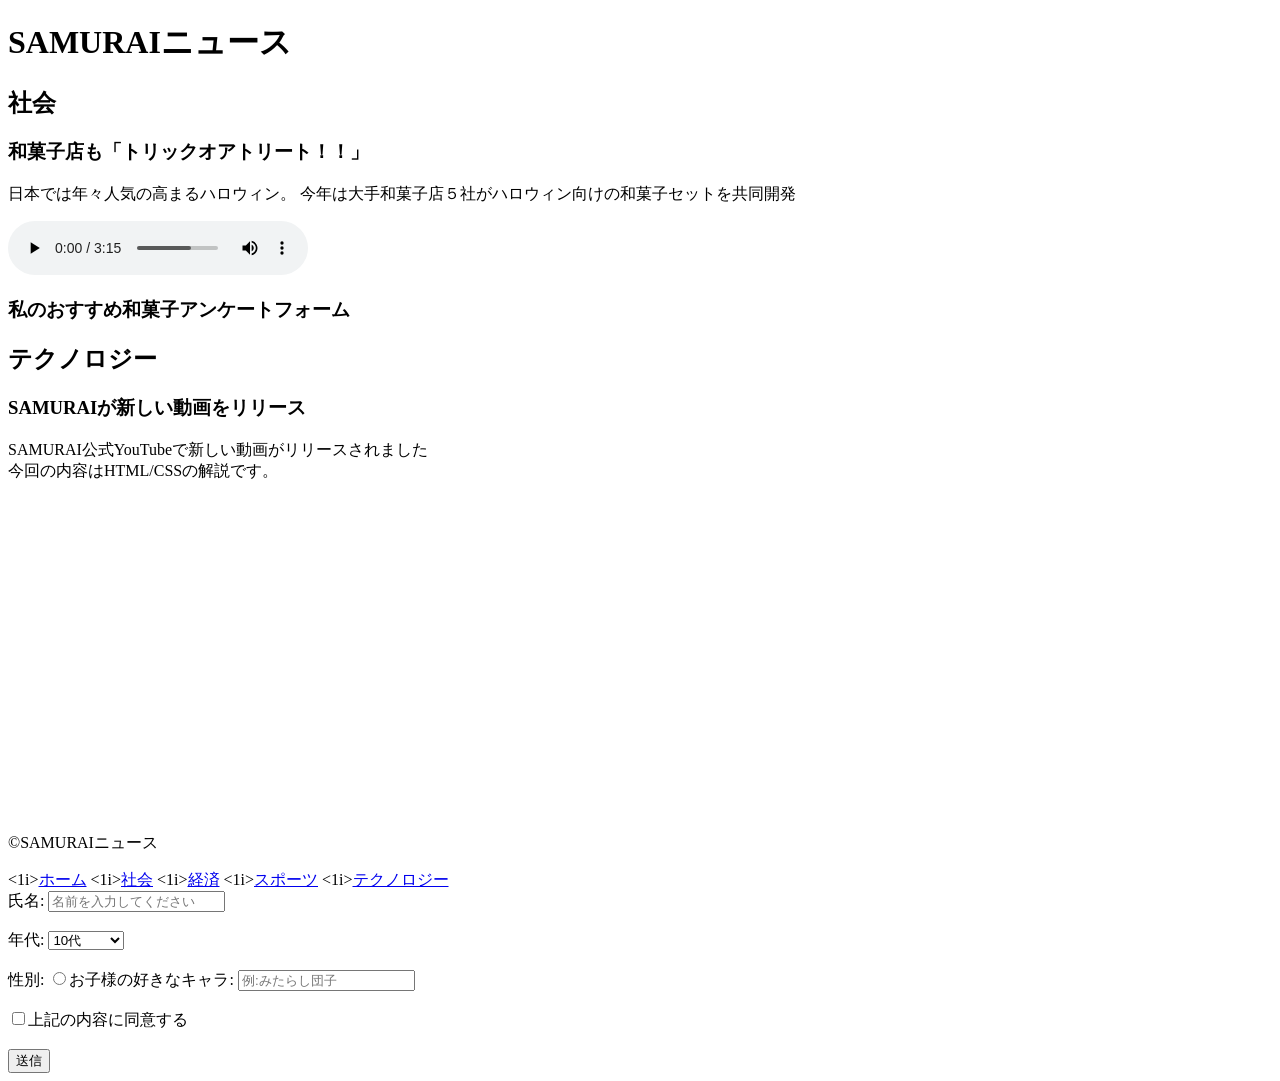
<file: kadai_008/kadai_008.html>
<!DOCTYPE html>
<html>
<head>
    <title>８章課題</title>
    <mata name="description" content="このページは８章の課題です。">
    <meta charset="UTF-8">
    </head>
    <body>
      <header>
        <h1>SAMURAIニュース</h1>
        <!--ナビゲーションの部分のHTMLを記述してください　-->
      </header>
      <main>
        <article>
          <h2>社会</h2>
          <section>
        <h3>和菓子店も「トリックオアトリート！！」</h3>
        <p>日本では年々人気の高まるハロウィン。
           今年は大手和菓子店５社がハロウィン向けの和菓子セットを共同開発</p>
           <!--音声ファイルの再生-->
           <audio controls>
             <source src="ichi.mp3" type="audio/mpeg">
           </audio>
          </section>
        <section>
          <h3>私のおすすめ和菓子アンケートフォーム</h3>
          <form>
            <!--アンケートフォームのHTMLを記述してください　-->
          </form>
        </section>
        </article>
        <article>
        <h2>テクノロジー</h2>
        <setion>
          <h3>SAMURAIが新しい動画をリリース</h3>
          <p>
            SAMURAI公式YouTubeで新しい動画がリリースされました<br>
            今回の内容はHTML/CSSの解説です。
          </p>
          <iframe width="560" height="315" src="https://www.youtube.com/embed/2JLiGSUohEo?si=8Y-M7BWqINT7aLcb" title="YouTube video player" frameborder="0" allow="accelerometer; autoplay; clipboard-write; encrypted-media; gyroscope; picture-in-picture; web-share" referrerpolicy="strict-origin-when-cross-origin" allowfullscreen></iframe>
        </setion>
        </article>
      </main>
      <footer>
        <p>&copy;SAMURAIニュース</p>
      </footer>
    </body>
    </html>
    <nav>
      <u1>
        <1i><a href="https://www.sejuku.net/">ホーム</a></1i>
        <1i><a href="https://www.sejuku.net">社会</a></1i>
        <1i><a href="https://www.sejuku.net/">経済</a></1i>
        <1i><a href="https://www.sejuku.net/">スポーツ</a></1i>
        <1i><a href="https://www.sejuku.net/">テクノロジー</a></1i>
    <form>
        <label>氏名:</label>
        <input type="text" name="name" placeholder="名前を入力してください"><br><br>

        <label>年代:</label>
        <select name="age">
            <option value="10s">10代</option>
            <option value="20s">20代</option>
            <option value="30s">30代</option>
            <option value="40s">40代</option>
            <option value="50s">50代以上</option>
        </select><br><br>

        <label>性別:</label>
        <input type="radio" name="gender" value="male"
        <input type="radio" name="gender" value="female"
        <input type="radio" name="gender" value="other"

        <label>お子様の好きなキャラ:</label>
            <input type="text" name="character" placeholder="例:みたらし団子"><br><br>

        <label>
            <input type="checkbox" name="agree">上記の内容に同意する
        </label><br><br>

        <input type="submit" value="送信"
    </form>
</file>
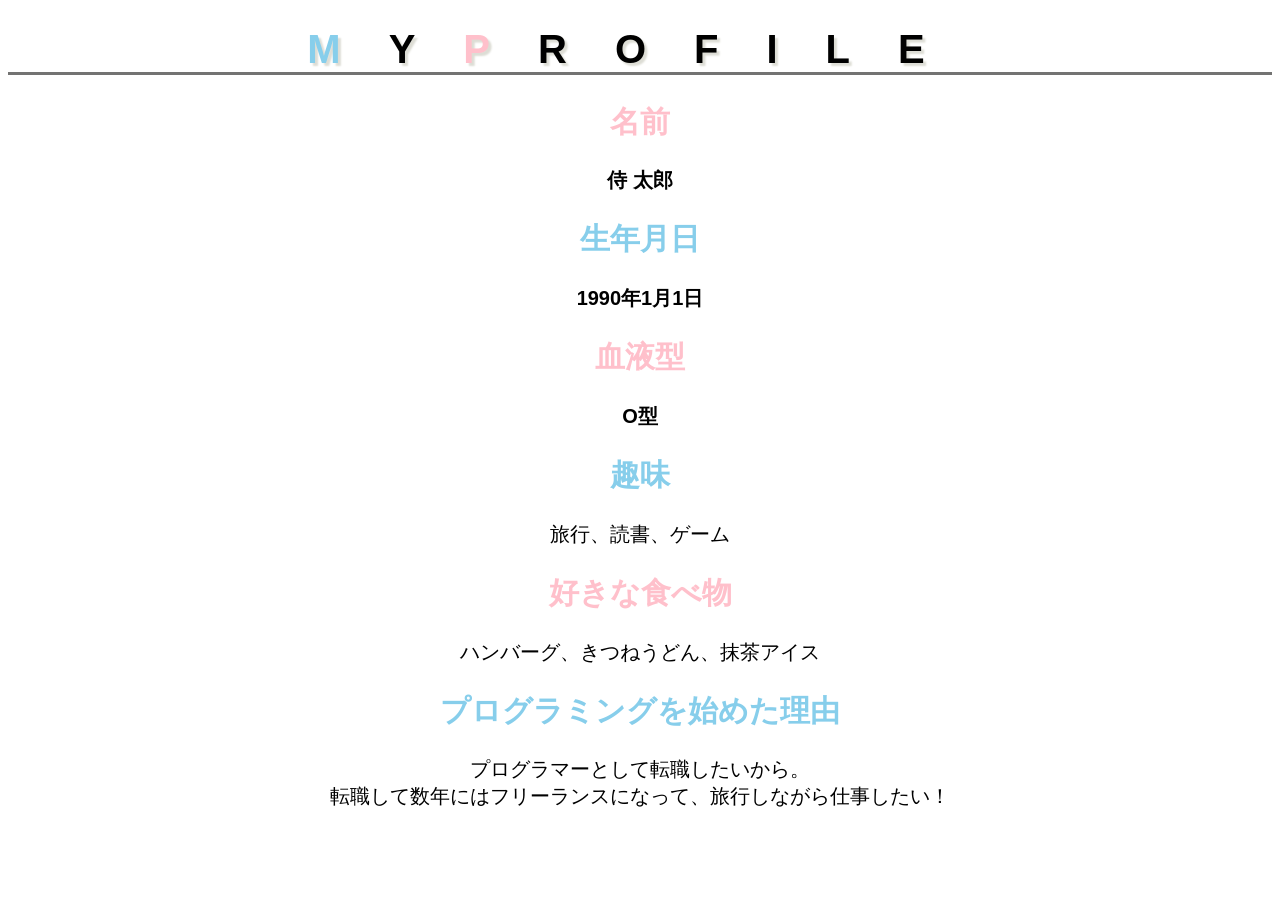
<file: kadai_015/kadai_015.html>
<!DOCTYPE html>
<html>
<head>
    <title>15章課題</title>
    <meta charset="UTF-8">
    <meta name="description" content="このページは15章の課題です。">
    <link rel="stylesheet" href="style.css">
    <link rel="preconnect" href="https://fonts.googleapis.com">
    <link rel="preconnect" href="https://fonts.gstatic.com" crossorigin>
    <link rel="https://fonts.googleapis.com/css2?family=Josefin+Sans&display=swap" rel="stylesheet">
</head>
<body>
    <h1><span class="blue">M</span>Y<span class="pink">P</span>ROFILE</h1>
    <div id="basic">
        <h2 class="pink">名前</h2>
        <p>侍 太郎</p>
        <h2 class="blue">生年月日</h2>
        <p>1990年1月1日</p>
        <h2 class="pink">血液型</h2>
        <p>O型</p>
    </div>
    <h2 class="blue">趣味</h2>
    <p>旅行、読書、ゲーム</p>
    <h2 class="pink">好きな食べ物</h2>
    <p>ハンバーグ、きつねうどん、抹茶アイス</p>
    <h2 class="blue">プログラミングを始めた理由</h2>
    <p>プログラマーとして転職したいから。<br>転職して数年にはフリーランスになって、旅行しながら仕事したい！</p>
</body>
</html>
</file>
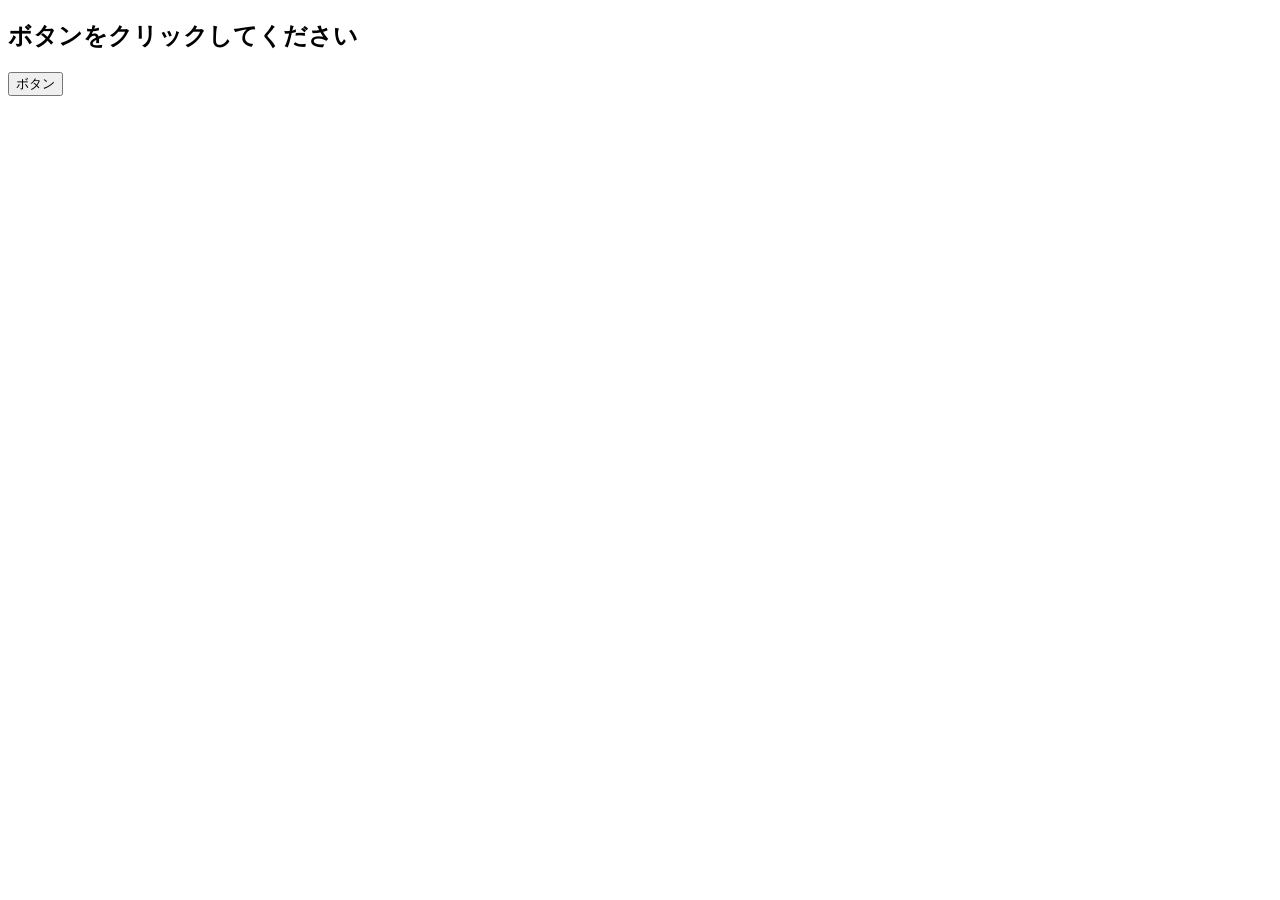
<file: kadai_020/event.html>
<!DOCTYPE html>
<html lang="ja">
<head>
  <title>JavaScriptの基礎を学ぼう_20章課題</title>                                 
  <meta charset="UTF-8">
  <meta name="viewport" content="width=device-width, initial-scale="1.0">
</head>
<body>
    <h2 id="text">ボタンをクリックしてください</h2>
    <button id="btn">ボタン</button>
    <script src="event.js"></script>
</body>
</html>
</file>
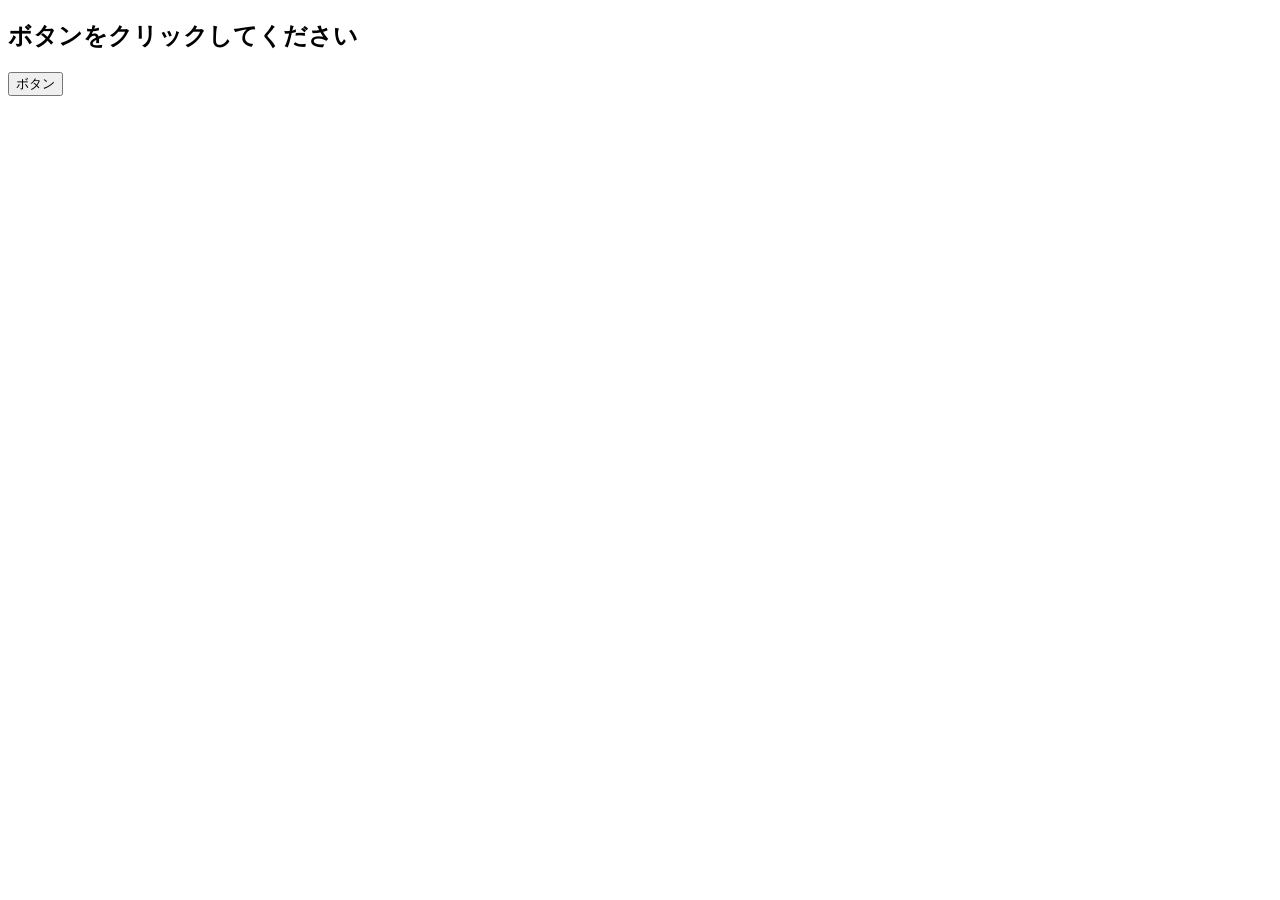
<file: kadai_021/event.html>
<!DOCTYPE html>
<html lang="ja">
<head>
  <title>JavaScriptの基礎を学ぼう_21章課題</title>                                 
  <meta charset="UTF-8">
  <meta name="viewport" content="width=device-width, initial-scale=1.0">
</head>
<body>
    <h2 id="text">ボタンをクリックしてください</h2>
    <button id="btn">ボタン</button>
    <script src="event.js"></script>
</body>
</html>
</file>
<file: kadai_015/stylesheet/style.css>
/* ----------------------------------------------- 共通 */
html,
body {
  overflow-x: hidden;
}

body {
  color: #000000;
  font-family: 'Noto Sans JP', sans-serif;
  padding-bottom: 0;
}

p {
  line-height: 2.0em;
  font-weight: 100;
  font-style: normal;
  font-size: 14px;
}

.section_title {
  font-size: 36px;
  font-weight: 600;
}

.section_title::after {
  display: block;
  font-size: 14px;
  font-weight: 400;
  padding: 16px 0 16px;
  width: 100px;
  border-bottom: solid 1px #000000;
}

/* ----------------------------------------------- ナビゲーションバー */
.navbar_brand_logo {
  width: 32px;
  height: 32px;
  display: inline-block;
  margin-right: 15px;
}

.my_navbar_brand,
.my_nav_link {
  font-size: 16px;
  font-family: 'Lora', serif;
  color: #000000 !important;
}

.navbar-toggler {
  padding: 0 !important;
  border: none;
}

#hamburger_btn_check:checked~.hamburger_btn .btn_close {
  display: block;
}

#hamburger_btn_check:checked~.hamburger_btn .btn_open {
  display: none;
}

.btn_close {
  display: none;
}

#hamburger_btn_check {
  display: none;
}

/* ----------------------------------------------- カルーセル */
.my_carousel_caption {
  font-size: 52px;
  padding-top: 1.25rem;
  padding-bottom: 1.25rem;
  color: #fff;
  text-align: center;
  font-family: 'Lora', serif;
  line-height: 1.5em;
}

.my_carousel_caption::before {
  content: url(../img/logoSymbol_White.png);
  display: block;
}

@media screen and (max-width:375px) {
  .my_carousel_caption {
    font-size: 27px;
  }
}

.carousel-item {
  height: 32rem;
}

.carousel-item>img {
  position: absolute;
  top: 0;
  left: 0;
  min-width: 100%;
  height: 32rem;
}

/* ----------------------------------------------- アバウト */
.about::after {
  content: "私たちについて"
}

.about_us_bg {
  background-color: #FFE6A5;
}

/* ----------------------------------------------- ギャラリー */
.gallery::after {
  content: "ギャラリー";
  margin: 0 auto 0;
}

/* ----------------------------------------------- メニュー */
.menu::after {
  content: "メニュー";
  margin: 0 auto 0;
}

.menu_title {
  font-size: 18px;
  font-weight: 600;
  font-style: normal;
}

.menu_price {
  font-size: 20px;
  font-weight: 400;
  font-family: 'Lora', serif;
}


/* ----------------------------------------------- レビュー */
.review_wrapper {
  background-image: url(../img/background-reviews.jpg);
  background-repeat: no-repeat;
  background-size: cover;
}

.review::after {
  content: "お客様の声";
  margin: 0 auto 0;
  border-bottom: solid 1px #FFFFFF;
}

.h_420 {
  height: 420px;
  position: relative;
}

.reviewer_img {
  width: 48px;
  height: 48px;
  border-radius: 50%;
  margin-right: 16px;
}

.star_img {
  width: 25px;
  height: 25px;
}

.fix_bottom {
  position: absolute;
  width: 80px;
  height: 44px;
  left: 24px;
  bottom: 24px;
}

/* ----------------------------------------------- アクセス */
.access::after {
  content: "アクセス";
  margin: 0 auto 0;
}

/* ----------------------------------------------- フッター */
#footer {
  background-color: #FAFAFA;
}

.copy_right {
  font-size: 14px;
  position: absolute;
  bottom: 1rem;
  left: 12px;
  display: flex;
}

.copy_right>p {
  margin-right: 5rem;
  margin-bottom: 0;
}

.copy_right>img.sns_img {
  height: 24px;
  width: 24px;
  margin-right: 10px;
  margin-top: 0;
}

.restaurant_info p {
  font-weight: 400;
  line-height: 1.5;
  font-size: 16px;
}

.restaurant_info img {
  width: 20px;
  height: 20px;
  margin-right: 10px;
  line-height: 1.5;
  margin-top: auto;
}


.footer_brand_logo {
  width: 64px;
  height: 64px;
  display: inline-block;
  margin-right: 15px;
}

.footer_text {
  font-size: 24px;
  font-family: 'Lora', serif;
}

/* スマートフォン画面幅（最大991pxまで）でスタイルを適用 */
@media screen and (max-width: 991px) {
  .footer_text,
  .copy_right {
    margin-top: 2rem;
    text-align: center;
    position: relative;
  }

  .copy_right>p, img {
    margin-right: 1rem;
    font-size: 14px;
    margin: 0;
    line-height: 35px;
  }
}

@media screen and (max-width: 375px) {
  .footer_text,
  .copy_right {
    margin-top: 2rem;
    text-align: center;
    position: relative;
  }

  .copy_right>p,
  img {
    margin-right: 1rem;
    font-size: 14px;
    margin: 0;
    line-height: 35px;
  }
}

#chef {
  background-color: #fdf5e6; 
  padding: 40px 0;
}

#chef img {
  width: 100%;
  height: auto;
  object-fit: cover;
}

#chef .section-title {
  font-size: 28px;
  font-family: Arial, Helvetica, sans-serif;
  font-weight: 300;
  letter-spacing: 1px;
}

#chef .section-subtitle {
  font-size: 12px;
  font-weight: 500;
  color: #333;
  margin-bottom: 16px;
  position: relative;
  display: inline-block;
  padding-bottom: 3px;
}

#chef .section-subtitle::after {
  content: "";
  width: 80px;
  height: 1px;
  background-color: #000;
  display: block;
  margin-top: 4px;
}


#chef .chef-name {
  font-size:20px;
  font-weight: 500;
  margin-bottom: 14px;
}

#chef .chef-text {
  font-size: 10x;
  font-weight: 600;
  line-height: 1.6;
  color: #333;
}

#chef .col-lg-5 {
  text-align: left !important;
}
</file>
<file: kadai_003/carousel.css>
/* ----------------------------------------------- 全体の文字色修正と下部の余白の調整 */
body {
  /* padding-top: 3rem; */
  padding-bottom: 3rem;
  color: #5a5a5a;
}

/* ----------------------------------------------- カルーセルのカスタマイズ */
.carousel {
  margin-bottom: 4rem;
}

.carousel-caption {
  bottom: 3rem;
  z-index: 10;
}

.carousel-item {
  height: 32rem;
}

.carousel-item > img {
  position: absolute;
  top: 0;
  left: 0;
  min-width: 100%;
  height: 32rem;
}

/* ----------------------------------------------- マーケティングコンテンツ */
.marketing .col-lg-4 {
  margin-bottom: 1.5rem;
  text-align: center;
}

.marketing h2 {
  font-weight: 400;
}

/* rtl:begin:ignore */
.marketing .col-lg-4 p {
  margin-right: .75rem;
  margin-left: .75rem;
}

/* rtl:end:ignore */

/* ----------------------------------------------- フィーチャーレット */
.featurette-divider {
  margin: 5rem 0;
  /* Space out the Bootstrap <hr> more */
}

.featurette-heading {
  font-weight: 300;
  line-height: 1;
  /* rtl:remove */
  letter-spacing: -.05rem;
}

/* ----------------------------------------------- レスポンシブデザイン */
@media (min-width: 40em) {
  .carousel-caption p {
    margin-bottom: 1.25rem;
    font-size: 1.25rem;
    line-height: 1.4;
  }

  .featurette-heading {
    font-size: 50px;
  }
}

@media (min-width: 62em) {
  .featurette-heading {
    margin-top: 7rem;
  }
}
</file>
<file: kadai_004/carousel.css>
/* ----------------------------------------------- 全体の文字色修正と下部の余白の調整 */
body {
  /* padding-top: 3rem; */
  padding-bottom: 3rem;
  color: #5a5a5a;
}

/* ----------------------------------------------- カルーセルのカスタマイズ */
.carousel {
  margin-bottom: 4rem;
}

.carousel-caption {
  bottom: 3rem;
  z-index: 10;
}

.carousel-item {
  height: 32rem;
}

.carousel-item > img {
  position: absolute;
  top: 0;
  left: 0;
  min-width: 100%;
  height: 32rem;
}

/* ----------------------------------------------- マーケティングコンテンツ */
.marketing .col-lg-4 {
  margin-bottom: 1.5rem;
  text-align: center;
}

.marketing h2 {
  font-weight: 400;
}

/* rtl:begin:ignore */
.marketing .col-lg-4 p {
  margin-right: .75rem;
  margin-left: .75rem;
}

/* rtl:end:ignore */

/* ----------------------------------------------- フィーチャーレット */
.featurette-divider {
  margin: 5rem 0;
  /* Space out the Bootstrap <hr> more */
}

.featurette-heading {
  font-weight: 300;
  line-height: 1;
  /* rtl:remove */
  letter-spacing: -.05rem;
}

/* ----------------------------------------------- レスポンシブデザイン */
@media (min-width: 40em) {
  .carousel-caption p {
    margin-bottom: 1.25rem;
    font-size: 1.25rem;
    line-height: 1.4;
  }

  .featurette-heading {
    font-size: 50px;
  }
}

@media (min-width: 62em) {
  .featurette-heading {
    margin-top: 7rem;
  }
}
</file>
<file: kadai_006/carousel.css>
/* ----------------------------------------------- 全体の文字色修正と下部の余白の調整 */
body {
  /* padding-top: 3rem; */
  padding-bottom: 3rem;
  color: #5a5a5a;
}

/* ----------------------------------------------- カルーセルのカスタマイズ */
.carousel {
  margin-bottom: 4rem;
}

.carousel-caption {
  bottom: 3rem;
  z-index: 10;
}

.carousel-item {
  height: 32rem;
}

.carousel-item > img {
  position: absolute;
  top: 0;
  left: 0;
  min-width: 100%;
  height: 32rem;
}

/* ----------------------------------------------- マーケティングコンテンツ */
.marketing .col-lg-4 {
  margin-bottom: 1.5rem;
  text-align: center;
}

.marketing h2 {
  font-weight: 400;
}

/* rtl:begin:ignore */
.marketing .col-lg-4 p {
  margin-right: .75rem;
  margin-left: .75rem;
}

/* rtl:end:ignore */

/* ----------------------------------------------- フィーチャーレット */
.featurette-divider {
  margin: 5rem 0;
  /* Space out the Bootstrap <hr> more */
}

.featurette-heading {
  font-weight: 300;
  line-height: 1;
  /* rtl:remove */
  letter-spacing: -.05rem;
}

/* ----------------------------------------------- レスポンシブデザイン */
@media (min-width: 40em) {
  .carousel-caption p {
    margin-bottom: 1.25rem;
    font-size: 1.25rem;
    line-height: 1.4;
  }

  .featurette-heading {
    font-size: 50px;
  }
}

@media (min-width: 62em) {
  .featurette-heading {
    margin-top: 7rem;
  }
}
</file>
<file: kadai_015/style.css>
html {
  font-size: 20px;
}

body {
  font-family:"Arial", "Meiryo", sans-serif;
  text-align: center;
}

h1 {
  font-family: "Josefin Sans" , sans-serif;
  font-size: 2rem;
  letter-spacing: 1.2em;
  text-shadow: 3px 3px 2px rgb(221,221,213);
  border-bottom: solid 3px rgb(115,115,114);
}

.blue {
  color: skyblue;
}

.pink {
  color: rgb(255, 192, 203);
}

#basic > p {
  font-weight: bold;
}
</file>
